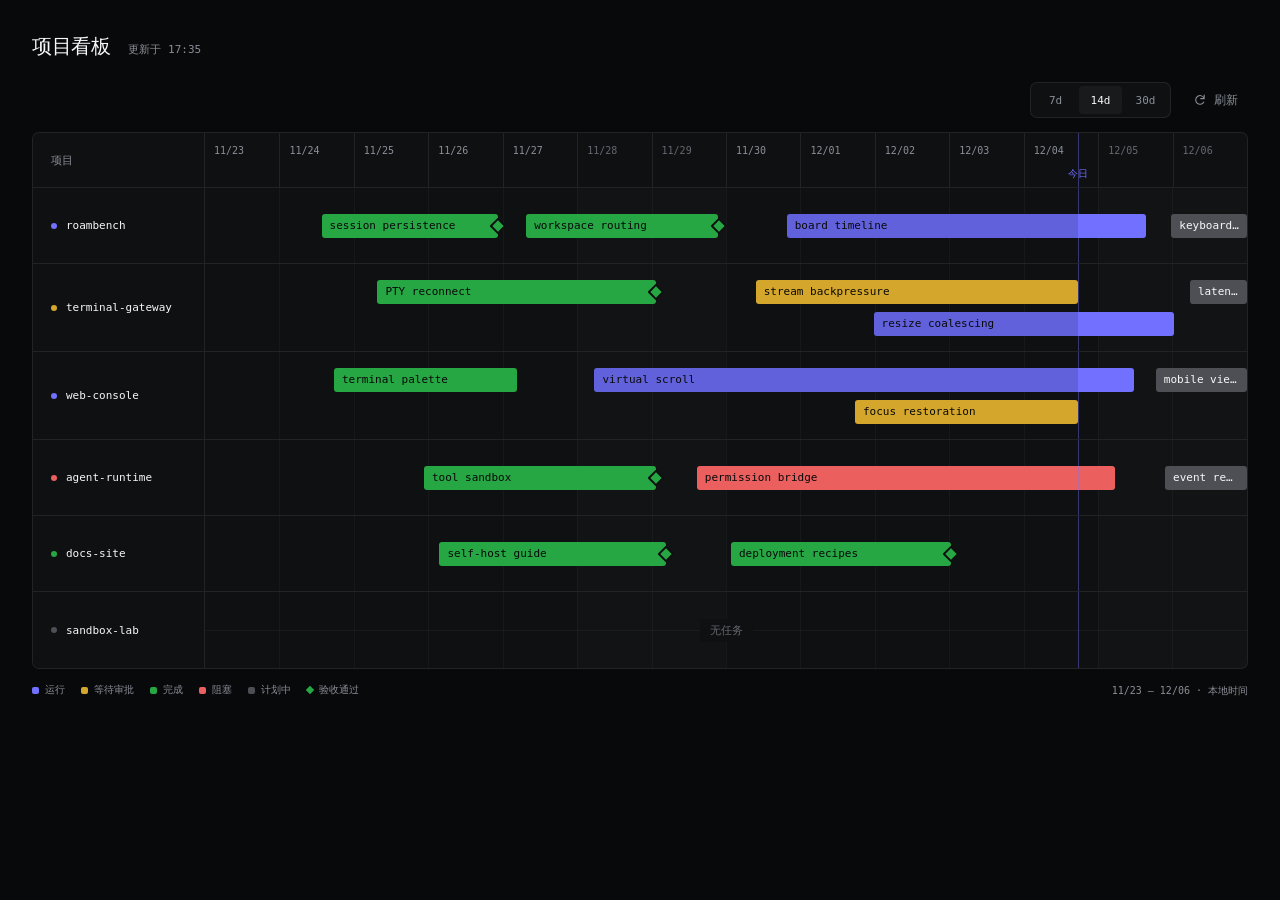
<file: design/board-gantt-prototype.html>
<!doctype html>
<html lang="zh-CN">
<head>
<meta charset="utf-8">
<meta name="viewport" content="width=device-width,initial-scale=1">
<meta name="color-scheme" content="dark">
<title>项目看板 · RoamBench</title>
<style>
@font-face{font-family:Inter;src:local("Inter Variable"),local("Inter");font-weight:400 590;font-display:swap}
@font-face{font-family:"JetBrains Mono";src:local("JetBrains Mono");font-weight:400;font-display:swap}
:root{color-scheme:dark;--bg:#08090a;--panel:#0f1011;--raised:#191a1b;--text:#f7f8f8;--muted:#8a8f98;--border:rgba(255,255,255,.08);--running:#7170ff;--review:#d4a72c;--done:#27a644;--blocked:#eb5f5f;--planned:#4d4f55;--sans:Inter,system-ui,sans-serif;--mono:"JetBrains Mono",ui-monospace,monospace;--label:172px}
*{box-sizing:border-box}
body{margin:0;background:var(--bg);color:var(--text);font-family:var(--sans);font-size:13px;font-weight:400}
button{font:inherit;color:inherit;cursor:pointer}
button:focus-visible,.viewport:focus-visible{outline:2px solid var(--running);outline-offset:3px}
main{max-width:1600px;margin:0 auto;padding:32px 32px 24px}
.heading{display:flex;align-items:baseline;gap:18px;min-width:0}
h1{margin:0;font-size:20px;line-height:28px;font-weight:510;letter-spacing:-.4px}
.updated{font-family:var(--mono);color:var(--muted);font-size:11px;white-space:nowrap}
.toolbar{display:flex;align-items:center;justify-content:flex-end;gap:12px;margin:22px 0 14px}
.ranges{display:flex;gap:2px;padding:3px;border:1px solid var(--border);border-radius:7px;background:var(--panel)}
.range{min-width:43px;height:28px;border:0;border-radius:4px;background:none;font:11px var(--mono);color:var(--muted)}
.range[aria-pressed="true"]{background:var(--raised);color:var(--text);font-weight:400}
.range:hover,.refresh:hover{color:var(--text);background:var(--raised)}
.refresh{display:flex;align-items:center;gap:7px;height:34px;padding:0 9px;border:1px solid transparent;border-radius:5px;background:none;color:var(--muted);font-size:12px}
.refresh svg{width:14px;height:14px;stroke:currentColor;fill:none;stroke-width:1.5}
.viewport{overflow:auto;isolation:isolate;border:1px solid var(--border);border-radius:7px;background:var(--panel);scrollbar-color:#36383d var(--panel);scrollbar-width:thin}
.chart{width:100%;min-width:calc(var(--label) + 980px)}
.axis,.row{display:grid;grid-template-columns:var(--label) minmax(0,1fr)}
.axis{height:55px;border-bottom:1px solid var(--border)}
.project-head,.project{position:sticky;left:0;z-index:5;background:var(--panel);border-right:1px solid var(--border)}
.project-head{display:flex;align-items:center;padding:0 18px;font-size:11px;color:var(--muted);font-weight:510}
.axis-track,.lane{position:relative;min-width:0}
.tick{position:absolute;top:0;height:100%;padding:12px 0 0 9px;border-left:1px solid var(--border);color:var(--muted);font:10px var(--mono);white-space:nowrap;overflow:hidden}
.tick:first-child{border-left:0}
.tick.weekend{color:#646971}
.today-label{position:absolute;bottom:6px;transform:translateX(-50%);color:var(--running);font:10px var(--mono);white-space:nowrap}
.row{border-bottom:1px solid var(--border)}
.row:last-child{border-bottom:0}
.project{display:flex;align-items:center;gap:9px;padding:0 18px;min-width:0}
.project-name{overflow:hidden;text-overflow:ellipsis;white-space:nowrap;font:11px var(--mono)}
.dot{width:6px;height:6px;flex-shrink:0;border-radius:50%;background:var(--status)}
.grid{position:absolute;inset:0;pointer-events:none;display:flex}
.day{height:100%;flex:1;border-left:1px solid rgba(255,255,255,.035)}
.day:first-child{border-left:0}
.day.weekend{background:rgba(255,255,255,.012)}
.rail{position:absolute;left:0;right:0;top:50%;height:1px;background:rgba(255,255,255,.04)}
.now-line{position:absolute;top:0;bottom:0;width:1px;background:rgba(113,112,255,.4);pointer-events:none;z-index:3}
.task{position:absolute;height:24px;padding:0 8px;overflow:hidden;border:0;border-radius:3px;background:var(--status);color:var(--bg);text-align:left;font:11px/24px var(--mono);white-space:nowrap;text-overflow:ellipsis;z-index:2}
.task[data-state="planned"]{color:var(--text)}
.task:hover,.task:focus-visible{z-index:4;outline:1px solid var(--text);outline-offset:2px}
.task .elapsed{position:absolute;inset:0 auto 0 0;pointer-events:none;background:rgba(8,9,10,.14)}
.task .name{position:relative}
.task.compact{padding:0}
.task.compact .name{visibility:hidden}
.milestone{position:absolute;width:12px;height:12px;padding:0;border:2px solid var(--panel);border-radius:1px;background:var(--done);transform:translate(-50%,-50%) rotate(45deg);z-index:4}
.milestone:hover,.milestone:focus-visible{outline:1px solid var(--text);outline-offset:2px}
.empty{position:absolute;inset:0;display:flex;align-items:center;justify-content:center;pointer-events:none}
.empty span{padding:4px 10px;background:var(--panel);color:#646971;font:11px var(--mono)}
.footer{display:flex;justify-content:space-between;align-items:flex-start;gap:16px;margin-top:14px;color:var(--muted);font-size:10px}
.legend{display:flex;flex-wrap:wrap;align-items:center;gap:12px 16px}
.key{display:inline-flex;align-items:center;gap:6px;white-space:nowrap}
.swatch{width:7px;height:7px;border-radius:2px;background:var(--status)}
.swatch.diamond{width:6px;height:6px;border-radius:0;transform:rotate(45deg)}
.window{font:10px/16px var(--mono);text-align:right;white-space:nowrap}
.tooltip{position:fixed;z-index:50;width:304px;max-width:calc(100vw - 24px);padding:14px;background:var(--raised);border:1px solid rgba(255,255,255,.12);border-radius:6px;pointer-events:none}
.tooltip[hidden]{display:none}
.tip-name{margin:0 0 12px;font-size:12px;line-height:18px;font-weight:590;overflow-wrap:anywhere}
.tip-state{display:flex;align-items:center;gap:7px;margin-bottom:12px;font-size:11px}
.tooltip dl{display:grid;grid-template-columns:38px minmax(0,1fr);gap:8px;margin:0;font-size:10px;line-height:15px}
.tooltip dt{color:var(--muted)}
.tooltip dd{margin:0;font-family:var(--mono);overflow-wrap:anywhere}
.sr-only{position:absolute;width:1px;height:1px;margin:-1px;overflow:hidden;clip-path:inset(50%);white-space:nowrap}
@media(min-width:1700px){main{padding-top:44px}}
@media(max-width:600px){
  :root{--label:128px}
  main{padding:22px 16px}
  .heading{gap:12px}
  h1{letter-spacing:-.3px}
  .updated{font-size:11px}
  .toolbar{margin-top:20px;margin-bottom:12px}
  .project,.project-head{padding-left:12px;padding-right:9px}
  .project-name{font-size:10px}
  .project{gap:7px}
  .footer{flex-direction:column;gap:12px}
  .window{text-align:left}
  .legend{gap:10px 14px}
}
@media(prefers-reduced-motion:no-preference){
  .range,.refresh{transition:background .12s,color .12s}
}
</style>
</head>
<body>
<main>
  <header class="heading">
    <h1>项目看板</h1>
    <time id="updated" class="updated"></time>
  </header>

  <div class="toolbar" aria-label="时间轴工具">
    <div class="ranges" role="group" aria-label="时间范围">
      <button class="range" type="button" data-days="7" aria-pressed="false">7d</button>
      <button class="range" type="button" data-days="14" aria-pressed="true">14d</button>
      <button class="range" type="button" data-days="30" aria-pressed="false">30d</button>
    </div>
    <button class="refresh" id="refresh" type="button" aria-label="刷新项目时间轴">
      <svg viewBox="0 0 20 20" aria-hidden="true">
        <path d="M16 8a6.2 6.2 0 1 0-.5 5M16 3v5h-5" stroke-linecap="round" stroke-linejoin="round"/>
      </svg>
      <span>刷新</span>
    </button>
  </div>

  <section class="viewport" id="viewport" tabindex="0"
    aria-label="项目甘特图，可横向滚动" aria-describedby="chart-help">
    <div class="chart" id="chart" role="table" aria-label="项目任务时间轴"></div>
  </section>

  <p id="chart-help" class="sr-only">
    每个项目一行，任务长度对应持续时间。同项目并行任务分轨展示。
    悬停或聚焦任务查看详情，点击或按回车打开任务。可横向滚动查看完整时间轴。
  </p>

  <footer class="footer">
    <div class="legend" aria-label="图例">
      <span class="key"><i class="swatch" style="--status:var(--running)" aria-hidden="true"></i>运行</span>
      <span class="key"><i class="swatch" style="--status:var(--review)" aria-hidden="true"></i>等待审批</span>
      <span class="key"><i class="swatch" style="--status:var(--done)" aria-hidden="true"></i>完成</span>
      <span class="key"><i class="swatch" style="--status:var(--blocked)" aria-hidden="true"></i>阻塞</span>
      <span class="key"><i class="swatch" style="--status:var(--planned)" aria-hidden="true"></i>计划中</span>
      <span class="key"><i class="swatch diamond" style="--status:var(--done)" aria-hidden="true"></i>验收通过</span>
    </div>
    <div class="window" id="window"></div>
  </footer>

  <div id="announcement" class="sr-only" role="status" aria-live="polite"></div>
</main>
<aside class="tooltip" id="tooltip" role="tooltip" hidden></aside>
<noscript>请启用 JavaScript 查看项目时间轴。</noscript>

<script>
(() => {
'use strict';

const $ = id => document.getElementById(id);
const STATES = {
  running: {label:'运行',color:'#7170ff'},
  review:  {label:'等待审批',color:'#d4a72c'},
  done:    {label:'完成',color:'#27a644'},
  blocked: {label:'阻塞',color:'#eb5f5f'},
  planned: {label:'计划中',color:'#4d4f55'}
};
const state = {
  days:14, now:new Date(), projects:[], tasks:new Map(), range:null
};
const md = new Intl.DateTimeFormat('zh-CN',{
  month:'2-digit',day:'2-digit'
});
const hm = new Intl.DateTimeFormat('zh-CN',{
  hour:'2-digit',minute:'2-digit',hour12:false
});
const full = new Intl.DateTimeFormat('sv-SE',{
  year:'numeric',month:'2-digit',day:'2-digit',
  hour:'2-digit',minute:'2-digit',hour12:false
});
const chart = $('chart');
const viewport = $('viewport');
const tip = $('tooltip');
let active = null;

// 使用本地日历计算刻度，兼容夏令时边界。
function atDay(base,offset,hour=0) {
  const value = new Date(base);
  value.setHours(0,0,0,0);
  value.setDate(value.getDate()+offset);
  value.setHours(hour,0,0,0);
  return value;
}

// 日期全部相对当前刷新时间生成。
function mock(now) {
  const ago = hours => new Date(+now + hours*3600000);
  const task = (id,name,status,start,end,branch,accepted=false) => ({
    id,name,status,start:ago(start),end:ago(end),branch,
    milestone:accepted ? ago(end) : null
  });
  return [
    {id:'roambench',name:'roambench',status:'running',tasks:[
      task('RB-104','session persistence','done',-244,-187,'feat/session-store',true),
      task('RB-108','workspace routing','done',-178,-116,'feat/workspace-route',true),
      task('RB-112','board timeline','running',-94,22,'feat/board-gantt'),
      task('RB-115','keyboard navigation','planned',30,60,'feat/board-keyboard')
    ]},
    {id:'terminal-gateway',name:'terminal-gateway',status:'review',tasks:[
      task('TG-41','PTY reconnect','done',-226,-136,'fix/pty-reconnect',true),
      task('TG-46','stream backpressure','review',-104,0,'feat/backpressure'),
      task('TG-48','resize coalescing','running',-66,31,'fix/resize-events'),
      task('TG-52','latency sampling','planned',36,64,'feat/latency-probe')
    ]},
    {id:'web-console',name:'web-console',status:'running',tasks:[
      task('WC-63','terminal palette','done',-240,-181,'ui/terminal-palette'),
      task('WC-67','virtual scroll','running',-156,18,'perf/virtual-scroll'),
      task('WC-70','focus restoration','review',-72,0,'fix/focus-restore'),
      task('WC-73','mobile viewport','planned',25,60,'fix/mobile-viewport')
    ]},
    {id:'agent-runtime',name:'agent-runtime',status:'blocked',tasks:[
      task('AR-21','tool sandbox','done',-211,-136,'feat/tool-sandbox',true),
      task('AR-24','permission bridge','blocked',-123,12,'fix/permission-bridge'),
      task('AR-28','event replay','planned',28,63,'feat/event-replay')
    ]},
    {id:'docs-site',name:'docs-site',status:'done',tasks:[
      task('DS-18','self-host guide','done',-206,-133,'docs/self-host',true),
      task('DS-20','deployment recipes','done',-112,-41,'docs/deploy-recipes',true)
    ]},
    {id:'sandbox-lab',name:'sandbox-lab',status:'planned',tasks:[]}
  ];
}

function make(tag,cls,text) {
  const el = document.createElement(tag);
  if(cls) el.className = cls;
  if(text !== undefined) el.textContent = text;
  return el;
}

function getRange() {
  // 保留未来三天，以展示计划任务。
  const start = atDay(state.now,-(state.days-3));
  const end = atDay(start,state.days);
  const dates = Array.from(
    {length:state.days+1},(_,i)=>atDay(start,i)
  );
  return {start,end,dates};
}

function pct(time) {
  return (+time - +state.range.start) /
    (+state.range.end - +state.range.start)*100;
}

function position(el,time) {
  el.style.left = pct(time)+'%';
}

function grid() {
  const el = make('div','grid');
  el.setAttribute('aria-hidden','true');
  for(let i=0;i<state.days;i++) {
    const weekend = [0,6].includes(state.range.dates[i].getDay());
    const day = make('div','day'+(weekend?' weekend':''));
    day.style.flex = '0 0 '+
      (pct(state.range.dates[i+1])-pct(state.range.dates[i]))+'%';
    el.append(day);
  }
  return el;
}

function nowLine() {
  const line = make('div','now-line');
  position(line,state.now);
  line.setAttribute('aria-hidden','true');
  return line;
}

// 并行任务在同一项目行内分轨。
// 末端保留 12px 间距，避免验收菱形与相邻任务重叠。
function pack(tasks,plotWidth) {
  const ends = [];
  const gap = (+state.range.end - +state.range.start)*12/plotWidth;
  return [...tasks].sort((a,b)=>a.start-b.start).map(task=>{
    let track = ends.findIndex(end=>+task.start >= end+gap);
    if(track<0) track = ends.length;
    ends[track] = +task.end;
    return {task,track};
  });
}

function render() {
  hideTip();
  state.range = getRange();
  state.tasks.clear();
  chart.replaceChildren();

  const head = make('div','axis');
  head.setAttribute('role','row');
  const projectHead = make('div','project-head','项目');
  projectHead.setAttribute('role','columnheader');

  const axis = make('div','axis-track');
  axis.setAttribute('role','columnheader');
  axis.setAttribute('aria-label','时间');

  const step = state.days === 30 ? 3 : 1;
  for(let i=0;i<state.days;i+=step) {
    const date = state.range.dates[i];
    const weekend = [0,6].includes(date.getDay());
    const tick = make(
      'div','tick'+(weekend?' weekend':''),md.format(date)
    );
    position(tick,date);
    tick.style.width = (
      pct(state.range.dates[Math.min(i+step,state.days)])-pct(date)
    )+'%';
    axis.append(tick);
  }

  const today = make('span','today-label','今日');
  position(today,state.now);
  axis.append(nowLine(),today);
  head.append(projectHead,axis);
  chart.append(head);

  const labelWidth = parseFloat(
    getComputedStyle(document.documentElement)
      .getPropertyValue('--label')
  );
  const plotWidth = Math.max(980,viewport.clientWidth-labelWidth);

  for(const project of state.projects) {
    const visible = project.tasks.filter(
      t=>t.end>state.range.start && t.start<state.range.end
    );
    const packed = pack(visible,plotWidth);
    const tracks = packed.length
      ? Math.max(...packed.map(t=>t.track))+1 : 1;
    const height = Math.max(76,tracks*32+24);

    const row = make('div','row');
    row.style.height = height+'px';
    row.setAttribute('role','row');

    const label = make('div','project');
    label.setAttribute('role','rowheader');
    label.setAttribute(
      'aria-label',project.name+' · '+STATES[project.status].label
    );

    const dot = make('i','dot');
    dot.style.setProperty('--status',STATES[project.status].color);
    dot.setAttribute('aria-hidden','true');
    label.append(dot,make('span','project-name',project.name));

    const lane = make('div','lane');
    lane.setAttribute('role','cell');
    lane.append(grid());

    if(!packed.length) {
      lane.append(make('div','rail'));
      const empty = make('div','empty');
      empty.append(make(
        'span','',project.tasks.length ? '本时段无任务' : '无任务'
      ));
      lane.append(empty);
    }

    for(const {task,track} of packed) {
      state.tasks.set(task.id,{
        ...task,project:project.name,projectId:project.id
      });

      const start = Math.max(+task.start,+state.range.start);
      const end = Math.min(+task.end,+state.range.end);
      const left = pct(start);
      const width = pct(end)-left;
      const top = (height-tracks*32)/2 + track*32 + 4;

      const bar = make('button','task');
      bar.type = 'button';
      bar.dataset.task = task.id;
      bar.dataset.state = task.status;
      bar.style.setProperty('--status',STATES[task.status].color);
      bar.style.left = left+'%';
      bar.style.width = width+'%';
      bar.style.top = top+'px';

      if(width/100*plotWidth < 32) bar.classList.add('compact');

      bar.setAttribute('aria-label',
        task.id+' '+task.name+'，'+STATES[task.status].label+
        '，'+full.format(task.start)+' 至 '+full.format(task.end)+
        '，分支 '+task.branch
      );

      if(task.status==='running') {
        const elapsed = make('span','elapsed');
        elapsed.style.width = Math.max(
          0,Math.min(100,(+state.now-start)/(end-start)*100)
        )+'%';
        bar.append(elapsed);
      }

      bar.append(make('span','name',task.name));
      lane.append(bar);

      if(task.milestone &&
        task.milestone>=state.range.start &&
        task.milestone<state.range.end) {
        const diamond = make('button','milestone');
        diamond.type = 'button';
        diamond.dataset.task = task.id;
        diamond.dataset.milestone = 'true';
        position(diamond,task.milestone);
        diamond.style.top = (top+12)+'px';
        diamond.setAttribute('aria-label',
          task.name+'，验收通过，'+full.format(task.milestone)
        );
        lane.append(diamond);
      }
    }

    lane.append(nowLine());
    row.append(label,lane);
    chart.append(row);
  }

  const last = atDay(state.range.end,-1);
  $('window').textContent =
    md.format(state.range.start)+' – '+md.format(last)+' · 本地时间';
  $('updated').textContent = '更新于 '+hm.format(state.now);
  $('updated').dateTime = state.now.toISOString();

  document.querySelectorAll('[data-days]').forEach(button=>{
    button.setAttribute(
      'aria-pressed',String(Number(button.dataset.days)===state.days)
    );
  });
}

function hideTip() {
  if(active) active.removeAttribute('aria-describedby');
  active = null;
  tip.hidden = true;
}

function locateTip(anchor) {
  const rect = anchor.getBoundingClientRect();
  const margin = 12;
  const width = tip.offsetWidth;
  const height = tip.offsetHeight;
  const left = Math.max(
    margin,Math.min(rect.left,innerWidth-width-margin)
  );

  let top = rect.bottom+10;
  if(top+height>innerHeight-margin) top = rect.top-height-10;

  tip.style.left = left+'px';
  tip.style.top = Math.max(
    margin,Math.min(top,innerHeight-height-margin)
  )+'px';
}

function showTip(anchor) {
  const task = state.tasks.get(anchor.dataset.task);
  if(!task) return;

  hideTip();
  active = anchor;
  tip.replaceChildren();
  tip.append(make('h2','tip-name',task.name));

  const status = make('div','tip-state');
  const dot = make('i','dot');
  dot.style.setProperty('--status',STATES[task.status].color);
  const isMilestone = anchor.dataset.milestone === 'true';

  status.append(dot,make(
    'span','',isMilestone?'验收通过':STATES[task.status].label
  ));
  tip.append(status);

  const details = make('dl');
  const fields = [
    ['编号',task.id],
    ['开始',full.format(task.start)],
    ['结束',full.format(task.end)],
    ['分支',task.branch]
  ];
  if(isMilestone) fields.push(['验收',full.format(task.milestone)]);

  for(const [key,value] of fields) {
    details.append(make('dt','',key),make('dd','',value));
  }

  tip.append(details);
  anchor.setAttribute('aria-describedby','tooltip');
  tip.hidden = false;
  locateTip(anchor);
}

function target(event) {
  return event.target.closest('[data-task]');
}

chart.addEventListener('pointerover',event=>{
  if(event.pointerType==='touch') return;
  const anchor = target(event);
  if(anchor && anchor !== active) showTip(anchor);
});

chart.addEventListener('pointerout',event=>{
  const anchor = target(event);
  if(anchor && !anchor.contains(event.relatedTarget) &&
    document.activeElement!==anchor) hideTip();
});

chart.addEventListener('focusin',event=>{
  const anchor = target(event);
  if(anchor) showTip(anchor);
});

chart.addEventListener('focusout',hideTip);

chart.addEventListener('click',event=>{
  const anchor = target(event);
  if(!anchor) return;
  showTip(anchor);
  const task = state.tasks.get(anchor.dataset.task);

  console.log('[RoamBench] openTask',{
    projectId:task.projectId,taskId:task.id
  });

  $('announcement').textContent =
    '打开任务 '+task.id+'：'+task.name+'（原型已记录到控制台）';
});

document.addEventListener('keydown',event=>{
  if(event.key==='Escape') hideTip();
});

document.addEventListener('pointerdown',event=>{
  if(!event.target.closest('[data-task]')) hideTip();
});

viewport.addEventListener('scroll',hideTip,{passive:true});
window.addEventListener('scroll',hideTip,{passive:true});

document.querySelector('.ranges').addEventListener('click',event=>{
  const button = event.target.closest('[data-days]');
  if(!button || Number(button.dataset.days)===state.days) return;
  state.days = Number(button.dataset.days);
  render();
  $('announcement').textContent =
    '已切换为 '+state.days+' 天时间轴';
});

function refresh() {
  state.now = new Date();
  state.projects = mock(state.now);
  render();
}

$('refresh').addEventListener('click',()=>{
  refresh();
  $('announcement').textContent = '时间轴已刷新，'+hm.format(state.now);
});

let resizeFrame = 0;
new ResizeObserver(()=>{
  cancelAnimationFrame(resizeFrame);
  resizeFrame = requestAnimationFrame(render);
}).observe(viewport);

refresh();

setInterval(()=>{
  const now = new Date();
  const crossedDay = now.toDateString()!==state.now.toDateString();
  state.now = now;

  if(crossedDay) {
    state.projects = mock(now);
    render();
  } else {
    document.querySelectorAll('.now-line,.today-label')
      .forEach(el=>position(el,now));

    document.querySelectorAll('.task[data-state="running"]')
      .forEach(bar=>{
        const task = state.tasks.get(bar.dataset.task);
        const start = Math.max(+task.start,+state.range.start);
        const end = Math.min(+task.end,+state.range.end);
        bar.querySelector('.elapsed').style.width = Math.max(
          0,Math.min(100,(+now-start)/(end-start)*100)
        )+'%';
      });
  }
},60000);
})();
</script>
</body>
</html>
</file>
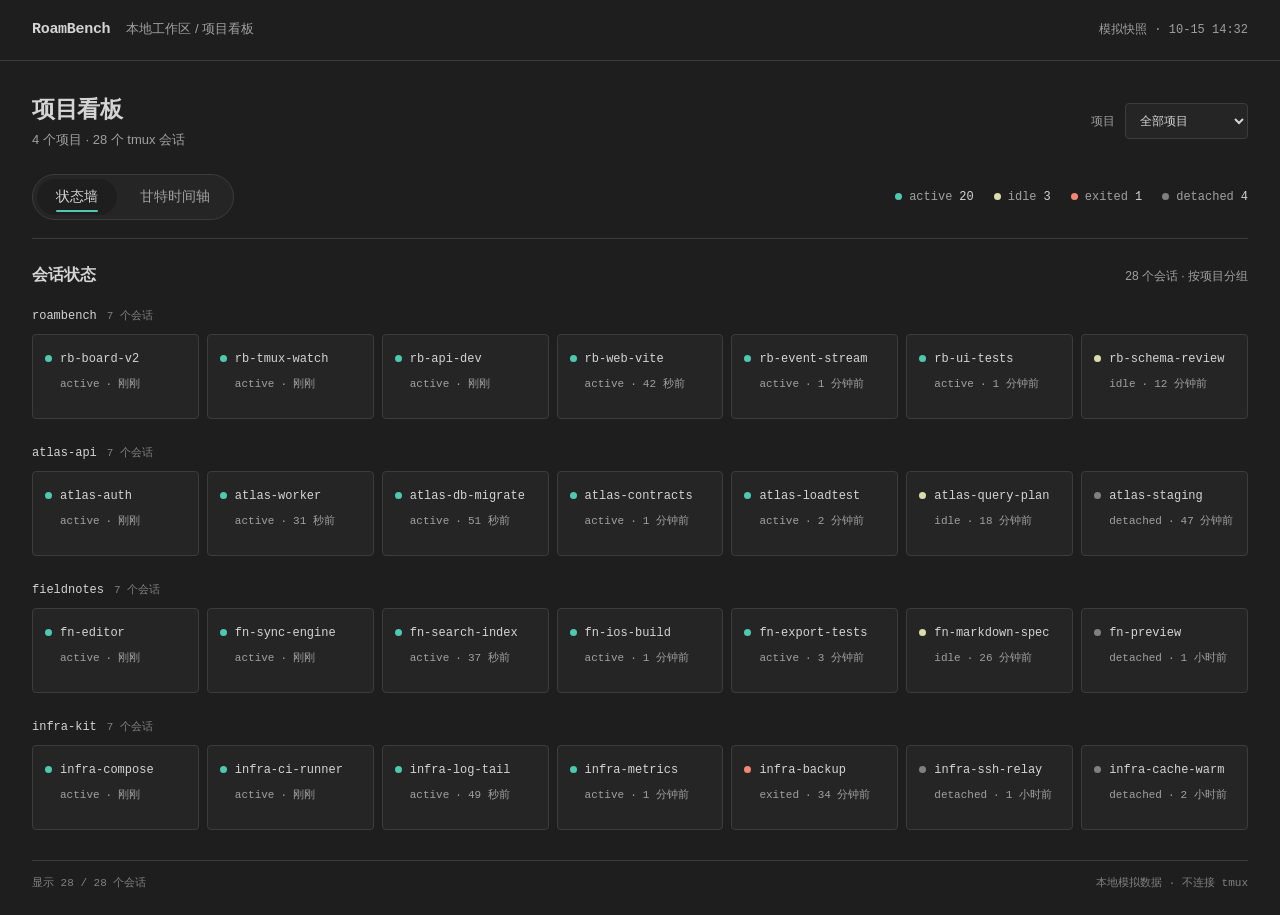
<file: design/board-v2-prototype.html>
<!DOCTYPE html>
<html lang="zh-CN">
<head>
  <meta charset="UTF-8">
  <meta name="viewport" content="width=device-width, initial-scale=1">
  <meta name="color-scheme" content="dark">
  <title>RoamBench · 项目看板 v2</title>
  <!-- 当前环境无法读取 v1 文件，且本轮上下文没有其源码；以下甘特为重建版本，不能保证与 v1 原样一致。 -->
  <style>
    :root {
      --bg: #1e1e1e;
      --surface: #252526;
      --text: #d4d4d4;
      --accent: #4ec9b0;
      --border: #3c3c3c;
      --muted: #a0a0a0;
      --subtle: #808080;
      --hover: #2d2d2e;
      --active: #4ec9b0;
      --idle: #dcdcaa;
      --exited: #f48771;
      --detached: #808080;
      --mono: "SFMono-Regular", Consolas, "Liberation Mono", monospace;
      --sans: -apple-system, BlinkMacSystemFont, "Segoe UI",
              "PingFang SC", "Microsoft YaHei", sans-serif;
    }

    * {
      box-sizing: border-box;
    }

    html {
      background: var(--bg);
    }

    body {
      margin: 0;
      color: var(--text);
      background: var(--bg);
      font: 14px/1.5 var(--sans);
      -webkit-font-smoothing: antialiased;
    }

    button,
    select {
      font: inherit;
    }

    button {
      color: inherit;
    }

    button:focus-visible,
    select:focus-visible,
    [tabindex="0"]:focus-visible {
      outline: 2px solid var(--text);
      outline-offset: 4px;
    }

    [hidden] {
      display: none !important;
    }

    .sr-only {
      position: absolute;
      width: 1px;
      height: 1px;
      padding: 0;
      margin: -1px;
      overflow: hidden;
      clip-path: inset(50%);
      white-space: nowrap;
      border: 0;
    }

    .app-header {
      border-bottom: 1px solid var(--border);
    }

    .header-inner {
      max-width: 1600px;
      min-height: 60px;
      margin: 0 auto;
      padding: 0 32px;
      display: flex;
      align-items: center;
      justify-content: space-between;
      gap: 24px;
    }

    .brand {
      display: flex;
      align-items: baseline;
      gap: 16px;
      min-width: 0;
    }

    .brand-name {
      font: 600 15px/1.5 var(--mono);
      letter-spacing: -0.3px;
    }

    .brand-location {
      color: var(--muted);
      font-size: 13px;
    }

    .snapshot {
      color: var(--muted);
      font: 12px/1.5 var(--mono);
      white-space: nowrap;
    }

    main {
      max-width: 1600px;
      margin: 0 auto;
      padding: 32px 32px 24px;
    }

    .page-heading {
      display: flex;
      align-items: center;
      justify-content: space-between;
      flex-wrap: wrap;
      gap: 16px;
      margin-bottom: 24px;
    }

    h1 {
      margin: 0;
      font-size: 23px;
      line-height: 1.4;
      font-weight: 600;
      letter-spacing: -0.4px;
    }

    .page-meta {
      margin: 5px 0 0;
      color: var(--muted);
      font-size: 13px;
    }

    .project-filter {
      display: flex;
      align-items: center;
      gap: 10px;
      color: var(--muted);
      font-size: 12px;
    }

    select {
      max-width: 100%;
      min-height: 36px;
      padding: 6px 30px 6px 10px;
      border: 1px solid var(--border);
      border-radius: 4px;
      color: var(--text);
      background: var(--surface);
      cursor: pointer;
    }

    .view-toolbar {
      display: flex;
      align-items: center;
      justify-content: space-between;
      flex-wrap: wrap;
      gap: 16px;
      padding-bottom: 18px;
      border-bottom: 1px solid var(--border);
    }

    .view-tabs {
      display: inline-flex;
      align-items: center;
      gap: 4px;
      padding: 4px;
      border: 1px solid var(--border);
      border-radius: 999px;
      background: var(--surface);
    }

    .view-tab {
      position: relative;
      min-height: 36px;
      padding: 7px 19px;
      border: 0;
      border-radius: 999px;
      color: var(--muted);
      background: transparent;
      cursor: pointer;
      white-space: nowrap;
    }

    .view-tab:hover {
      color: var(--text);
      background: var(--hover);
    }

    .view-tab[aria-selected="true"] {
      color: var(--text);
      background: var(--bg);
    }

    .view-tab[aria-selected="true"]::after {
      content: "";
      position: absolute;
      right: 19px;
      bottom: 3px;
      left: 19px;
      height: 2px;
      border-radius: 1px;
      background: var(--accent);
    }

    .legend {
      display: flex;
      align-items: center;
      flex-wrap: wrap;
      gap: 8px 20px;
      margin: 0;
      padding: 0;
      list-style: none;
      font: 12px/1.5 var(--mono);
    }

    .legend li {
      display: inline-flex;
      align-items: center;
      gap: 7px;
      color: var(--muted);
      white-space: nowrap;
    }

    .legend-count {
      min-width: 1ch;
      color: var(--text);
      font-variant-numeric: tabular-nums;
    }

    .status-dot {
      display: inline-block;
      flex: 0 0 7px;
      width: 7px;
      height: 7px;
      border-radius: 50%;
      background: var(--detached);
    }

    .status-dot[data-status="active"] {
      background: var(--active);
    }

    .status-dot[data-status="idle"] {
      background: var(--idle);
    }

    .status-dot[data-status="exited"] {
      background: var(--exited);
    }

    .status-dot[data-status="detached"] {
      background: var(--detached);
    }

    .panel-heading {
      display: flex;
      align-items: baseline;
      justify-content: space-between;
      flex-wrap: wrap;
      gap: 8px 20px;
      margin: 24px 0 20px;
    }

    h2 {
      margin: 0;
      font-size: 16px;
      line-height: 1.5;
      font-weight: 600;
    }

    .panel-note {
      margin: 0;
      color: var(--muted);
      font-size: 12px;
    }

    .project-group + .project-group {
      margin-top: 25px;
    }

    .project-heading {
      display: flex;
      align-items: baseline;
      gap: 10px;
      margin-bottom: 9px;
    }

    h3 {
      margin: 0;
      font: 500 12px/1.5 var(--mono);
    }

    .project-count {
      color: var(--subtle);
      font: 11px/1.5 var(--mono);
    }

    .session-grid {
      display: grid;
      grid-template-columns: repeat(7, minmax(0, 1fr));
      gap: 8px;
      margin: 0;
      padding: 0;
      list-style: none;
    }

    .session-cell {
      min-width: 0;
      min-height: 85px;
      padding: 15px 12px;
      border: 1px solid var(--border);
      border-radius: 4px;
      background: var(--surface);
    }

    .session-name-row {
      display: flex;
      align-items: flex-start;
      gap: 8px;
    }

    .session-name-row .status-dot {
      margin-top: 5px;
    }

    .session-name {
      min-width: 0;
      margin: 0;
      color: var(--text);
      font: 500 12px/1.5 var(--mono);
      overflow-wrap: anywhere;
    }

    .session-meta {
      display: flex;
      flex-wrap: wrap;
      gap: 4px 6px;
      margin: 8px 0 0 15px;
      color: var(--muted);
      font: 11px/1.5 var(--mono);
    }

    .session-meta time {
      white-space: nowrap;
    }

    .gantt-scroll {
      max-width: 100%;
      overflow-x: auto;
      border: 1px solid var(--border);
      border-radius: 4px;
      scrollbar-color: var(--border) var(--bg);
    }

    .gantt-table {
      width: 100%;
      min-width: 990px;
      border-spacing: 0;
      table-layout: fixed;
      font: 12px/1.5 var(--mono);
    }

    .gantt-name-column {
      width: 190px;
    }

    .gantt-table th,
    .gantt-table td {
      padding: 0;
      text-align: left;
      font-weight: 400;
    }

    .gantt-table thead th {
      height: 43px;
      border-bottom: 1px solid var(--border);
      background: var(--surface);
      color: var(--muted);
    }

    .gantt-table .gantt-label {
      position: sticky;
      left: 0;
      z-index: 2;
      padding: 0 14px;
      border-right: 1px solid var(--border);
      background: var(--surface);
    }

    .gantt-table thead .gantt-label {
      z-index: 3;
    }

    .time-axis {
      position: relative;
      height: 42px;
      margin: 0 16px;
    }

    .time-axis span {
      position: absolute;
      top: 12px;
      left: var(--tick);
      transform: translateX(-50%);
      color: var(--muted);
      font-size: 11px;
      white-space: nowrap;
    }

    .time-axis span:first-child {
      transform: none;
    }

    .time-axis span:last-child {
      transform: translateX(-100%);
    }

    .gantt-project th {
      height: 34px;
      padding: 0 14px;
      border-bottom: 1px solid var(--border);
      background: var(--bg);
      color: var(--muted);
    }

    .gantt-session-row th,
    .gantt-session-row td {
      height: 37px;
      border-bottom: 1px solid var(--border);
    }

    .gantt-table tbody:last-child .gantt-session-row:last-child th,
    .gantt-table tbody:last-child .gantt-session-row:last-child td {
      border-bottom: 0;
    }

    .gantt-name {
      display: flex;
      align-items: center;
      gap: 8px;
      white-space: nowrap;
    }

    .timeline-track {
      position: relative;
      height: 36px;
      margin: 0 16px;
      background-image: repeating-linear-gradient(
        to right,
        var(--border) 0,
        var(--border) 1px,
        transparent 1px,
        transparent 12.5%
      );
    }

    .timeline-track::after {
      content: "";
      position: absolute;
      z-index: 1;
      top: 0;
      bottom: 0;
      left: 69.166667%;
      width: 1px;
      background: var(--text);
      opacity: 0.55;
      pointer-events: none;
    }

    .time-axis::after {
      content: "";
      position: absolute;
      bottom: 0;
      left: 69.166667%;
      width: 1px;
      height: 8px;
      background: var(--text);
    }

    .timeline-bar {
      position: absolute;
      top: 11px;
      left: var(--start);
      width: var(--duration);
      height: 14px;
      border-radius: 2px;
      background: var(--detached);
    }

    .timeline-bar[data-status="active"] {
      background: var(--active);
    }

    .timeline-bar[data-status="idle"] {
      background: var(--idle);
    }

    .timeline-bar[data-status="exited"] {
      background: var(--exited);
    }

    .timeline-bar[data-status="detached"] {
      border: 1px dashed var(--muted);
      background: transparent;
    }

    .timeline-bar[data-status="active"]::after {
      content: "";
      position: absolute;
      top: 4px;
      right: 4px;
      width: 6px;
      height: 6px;
      border-radius: 50%;
      background: var(--bg);
    }

    .gantt-footnote {
      display: flex;
      justify-content: space-between;
      flex-wrap: wrap;
      gap: 8px 16px;
      margin-top: 10px;
      color: var(--muted);
      font-size: 11px;
    }

    .gantt-footnote p {
      margin: 0;
    }

    .page-footer {
      display: flex;
      align-items: center;
      justify-content: space-between;
      flex-wrap: wrap;
      gap: 8px 16px;
      margin-top: 30px;
      padding-top: 14px;
      border-top: 1px solid var(--border);
      color: var(--subtle);
      font: 11px/1.5 var(--mono);
    }

    .page-footer p {
      margin: 0;
    }

    .empty-message {
      color: var(--muted);
    }

    @media (max-width: 1199px) {
      .session-grid {
        grid-template-columns: repeat(4, minmax(0, 1fr));
      }
    }

    @media (max-width: 700px) {
      .header-inner {
        padding-right: 20px;
        padding-left: 20px;
      }

      .brand {
        gap: 10px;
      }

      .brand-location {
        display: none;
      }

      main {
        padding: 24px 20px 20px;
      }

      .view-toolbar {
        align-items: flex-start;
      }

      .legend {
        width: 100%;
        gap: 8px 16px;
      }

      .session-grid {
        grid-template-columns: repeat(3, minmax(0, 1fr));
      }
    }

    @media (max-width: 480px) {
      .header-inner {
        min-height: 52px;
        padding-right: 16px;
        padding-left: 16px;
        gap: 12px;
      }

      .brand-name {
        font-size: 14px;
      }

      .snapshot {
        font-size: 10px;
      }

      main {
        padding: 22px 16px 20px;
      }

      h1 {
        font-size: 21px;
      }

      .page-heading {
        margin-bottom: 20px;
      }

      .project-filter {
        width: 100%;
        justify-content: space-between;
      }

      .project-filter select {
        min-width: 156px;
      }

      .view-tabs {
        width: 100%;
      }

      .view-tab {
        flex: 1;
        padding-right: 16px;
        padding-left: 16px;
      }

      .legend {
        justify-content: space-between;
        gap: 8px;
        font-size: 10px;
      }

      .legend li {
        gap: 5px;
      }

      .panel-heading {
        margin-top: 20px;
        margin-bottom: 18px;
      }

      .session-grid {
        grid-template-columns: repeat(2, minmax(0, 1fr));
      }

      .session-cell {
        min-height: 88px;
        padding: 13px 10px;
      }

      .session-name {
        font-size: 11px;
      }

      .session-meta {
        gap: 3px 5px;
        font-size: 10px;
      }

      .project-group + .project-group {
        margin-top: 22px;
      }
    }
  </style>
</head>
<body>
  <header class="app-header">
    <div class="header-inner">
      <div class="brand">
        <span class="brand-name">RoamBench</span>
        <span class="brand-location">本地工作区 / 项目看板</span>
      </div>
      <div class="snapshot">
        模拟快照 · <time datetime="2026-10-15T14:32:00+08:00">10-15 14:32</time>
      </div>
    </div>
  </header>

  <main>
    <div class="page-heading">
      <div>
        <h1>项目看板</h1>
        <p class="page-meta">4 个项目 · 28 个 tmux 会话</p>
      </div>
      <label class="project-filter">
        <span>项目</span>
        <select id="project-filter" aria-label="筛选项目">
          <option value="all">全部项目</option>
          <option value="roambench">roambench</option>
          <option value="atlas-api">atlas-api</option>
          <option value="fieldnotes">fieldnotes</option>
          <option value="infra-kit">infra-kit</option>
        </select>
      </label>
    </div>

    <div class="view-toolbar">
      <div class="view-tabs" role="tablist" aria-label="看板视图">
        <button
          class="view-tab"
          id="tab-wall"
          type="button"
          role="tab"
          aria-selected="true"
          aria-controls="panel-wall"
          tabindex="0"
        >状态墙</button>
        <button
          class="view-tab"
          id="tab-gantt"
          type="button"
          role="tab"
          aria-selected="false"
          aria-controls="panel-gantt"
          tabindex="-1"
        >甘特时间轴</button>
      </div>

      <ul class="legend" aria-label="当前筛选下的会话状态统计">
        <li>
          <span class="status-dot" data-status="active" aria-hidden="true"></span>
          <span>active</span>
          <span class="legend-count" id="count-active">20</span>
        </li>
        <li>
          <span class="status-dot" data-status="idle" aria-hidden="true"></span>
          <span>idle</span>
          <span class="legend-count" id="count-idle">3</span>
        </li>
        <li>
          <span class="status-dot" data-status="exited" aria-hidden="true"></span>
          <span>exited</span>
          <span class="legend-count" id="count-exited">1</span>
        </li>
        <li>
          <span class="status-dot" data-status="detached" aria-hidden="true"></span>
          <span>detached</span>
          <span class="legend-count" id="count-detached">4</span>
        </li>
      </ul>
    </div>

    <section
      id="panel-wall"
      role="tabpanel"
      aria-labelledby="tab-wall"
      tabindex="0"
    >
      <div class="panel-heading">
        <h2>会话状态</h2>
        <p class="panel-note" id="wall-note">28 个会话 · 按项目分组</p>
      </div>
      <div id="session-wall"></div>
    </section>

    <section
      id="panel-gantt"
      role="tabpanel"
      aria-labelledby="tab-gantt"
      tabindex="0"
      hidden
    >
      <div class="panel-heading">
        <h2>会话时间轴</h2>
        <p class="panel-note">
          <time datetime="2026-10-15">2026-10-15</time> · 09:00–17:00 · UTC+8
        </p>
      </div>

      <div
        class="gantt-scroll"
        role="region"
        aria-label="会话甘特图，可横向滚动"
        tabindex="0"
      >
        <table class="gantt-table">
          <caption class="sr-only">
            28 个模拟会话在 2026 年 10 月 15 日的运行时间。
            当前快照为 14:32，细竖线表示快照时间。
          </caption>
          <colgroup>
            <col class="gantt-name-column">
            <col>
          </colgroup>
          <thead>
            <tr>
              <th scope="col" class="gantt-label">会话</th>
              <th scope="col">
                <span class="sr-only">运行时间，09:00 至 17:00</span>
                <div class="time-axis" aria-hidden="true">
                  <span style="--tick: 0%">09:00</span>
                  <span style="--tick: 12.5%">10:00</span>
                  <span style="--tick: 25%">11:00</span>
                  <span style="--tick: 37.5%">12:00</span>
                  <span style="--tick: 50%">13:00</span>
                  <span style="--tick: 62.5%">14:00</span>
                  <span style="--tick: 75%">15:00</span>
                  <span style="--tick: 87.5%">16:00</span>
                  <span style="--tick: 100%">17:00</span>
                </div>
              </th>
            </tr>
          </thead>
        </table>
      </div>

      <div class="gantt-footnote">
        <p>细竖线：14:32 快照时间 · 虚线条：detached</p>
        <p>窄屏可在图表内横向滚动</p>
      </div>
    </section>

    <p id="filter-announcement" class="sr-only" role="status" aria-live="polite"></p>

    <footer class="page-footer">
      <p id="footer-count">显示 28 / 28 个会话</p>
      <p>本地模拟数据 · 不连接 tmux</p>
    </footer>

    <noscript>
      <p class="empty-message">此原型需要 JavaScript 来显示会话数据与切换视图。</p>
    </noscript>
  </main>

  <script>
    (() => {
      "use strict";

      const SNAPSHOT = new Date("2026-10-15T14:32:00+08:00");
      const WINDOW_START = 9 * 60;
      const WINDOW_DURATION = 8 * 60;
      const SNAPSHOT_MINUTE = 14 * 60 + 32;

      const projects = [
        { id: "roambench", name: "roambench" },
        { id: "atlas-api", name: "atlas-api" },
        { id: "fieldnotes", name: "fieldnotes" },
        { id: "infra-kit", name: "infra-kit" }
      ];

      // 四组各 7 个会话；总计 20 active / 3 idle / 1 exited / 4 detached。
      // start / end 为当天分钟数；age 为距离快照的最近活动秒数。
      const sessions = [
        {
          project: "roambench", name: "rb-board-v2",
          status: "active", age: 8, start: 9 * 60 + 12
        },
        {
          project: "roambench", name: "rb-tmux-watch",
          status: "active", age: 16, start: 9 * 60
        },
        {
          project: "roambench", name: "rb-api-dev",
          status: "active", age: 24, start: 9 * 60 + 28
        },
        {
          project: "roambench", name: "rb-web-vite",
          status: "active", age: 42, start: 10 * 60 + 5
        },
        {
          project: "roambench", name: "rb-event-stream",
          status: "active", age: 68, start: 10 * 60 + 42
        },
        {
          project: "roambench", name: "rb-ui-tests",
          status: "active", age: 95, start: 13 * 60 + 18
        },
        {
          project: "roambench", name: "rb-schema-review",
          status: "idle", age: 12 * 60, start: 11 * 60 + 10
        },

        {
          project: "atlas-api", name: "atlas-auth",
          status: "active", age: 11, start: 9 * 60 + 20
        },
        {
          project: "atlas-api", name: "atlas-worker",
          status: "active", age: 31, start: 9 * 60 + 42
        },
        {
          project: "atlas-api", name: "atlas-db-migrate",
          status: "active", age: 51, start: 13 * 60 + 40
        },
        {
          project: "atlas-api", name: "atlas-contracts",
          status: "active", age: 83, start: 10 * 60 + 15
        },
        {
          project: "atlas-api", name: "atlas-loadtest",
          status: "active", age: 2 * 60, start: 14 * 60
        },
        {
          project: "atlas-api", name: "atlas-query-plan",
          status: "idle", age: 18 * 60, start: 11 * 60 + 32
        },
        {
          project: "atlas-api", name: "atlas-staging",
          status: "detached", age: 47 * 60, start: 9 * 60 + 8,
          end: 13 * 60 + 45
        },

        {
          project: "fieldnotes", name: "fn-editor",
          status: "active", age: 5, start: 9 * 60 + 35
        },
        {
          project: "fieldnotes", name: "fn-sync-engine",
          status: "active", age: 19, start: 9 * 60 + 52
        },
        {
          project: "fieldnotes", name: "fn-search-index",
          status: "active", age: 37, start: 10 * 60 + 28
        },
        {
          project: "fieldnotes", name: "fn-ios-build",
          status: "active", age: 72, start: 13 * 60 + 52
        },
        {
          project: "fieldnotes", name: "fn-export-tests",
          status: "active", age: 3 * 60, start: 14 * 60 + 6
        },
        {
          project: "fieldnotes", name: "fn-markdown-spec",
          status: "idle", age: 26 * 60, start: 11 * 60 + 45
        },
        {
          project: "fieldnotes", name: "fn-preview",
          status: "detached", age: 62 * 60, start: 10 * 60 + 4,
          end: 13 * 60 + 30
        },

        {
          project: "infra-kit", name: "infra-compose",
          status: "active", age: 14, start: 9 * 60
        },
        {
          project: "infra-kit", name: "infra-ci-runner",
          status: "active", age: 28, start: 9 * 60 + 18
        },
        {
          project: "infra-kit", name: "infra-log-tail",
          status: "active", age: 49, start: 10 * 60 + 12
        },
        {
          project: "infra-kit", name: "infra-metrics",
          status: "active", age: 110, start: 11 * 60 + 8
        },
        {
          project: "infra-kit", name: "infra-backup",
          status: "exited", age: 34 * 60, start: 12 * 60 + 48,
          end: 13 * 60 + 58
        },
        {
          project: "infra-kit", name: "infra-ssh-relay",
          status: "detached", age: 90 * 60, start: 9 * 60 + 30,
          end: 13 * 60 + 2
        },
        {
          project: "infra-kit", name: "infra-cache-warm",
          status: "detached", age: 2 * 60 * 60, start: 10 * 60 + 20,
          end: 12 * 60 + 32
        }
      ];

      const statusLabels = {
        active: "运行中",
        idle: "空闲",
        exited: "已退出",
        detached: "已分离"
      };

      const wall = document.getElementById("session-wall");
      const gantt = document.querySelector(".gantt-table");
      const filter = document.getElementById("project-filter");
      const tabs = Array.from(document.querySelectorAll('[role="tab"]'));

      function makeElement(tag, className, text) {
        const element = document.createElement(tag);
        if (className) element.className = className;
        if (text !== undefined) element.textContent = text;
        return element;
      }

      function statusDot(status) {
        const dot = makeElement("span", "status-dot");
        dot.dataset.status = status;
        dot.setAttribute("aria-hidden", "true");
        return dot;
      }

      function relativeTime(seconds) {
        if (seconds < 30) return "刚刚";
        if (seconds < 60) return seconds + " 秒前";
        if (seconds < 3600) return Math.floor(seconds / 60) + " 分钟前";
        return Math.floor(seconds / 3600) + " 小时前";
      }

      function clockTime(minutes) {
        return String(Math.floor(minutes / 60)).padStart(2, "0") +
          ":" + String(minutes % 60).padStart(2, "0");
      }

      function activityDate(session) {
        return new Date(SNAPSHOT.getTime() - session.age * 1000);
      }

      function fullActivityTime(session) {
        const local = new Date(activityDate(session).getTime() + 8 * 3600000);
        return local.toISOString().slice(0, 19).replace("T", " ") + " UTC+8";
      }

      function makeSessionCell(session) {
        const cell = makeElement("li", "session-cell");
        cell.dataset.status = session.status;

        const nameRow = makeElement("div", "session-name-row");
        nameRow.append(
          statusDot(session.status),
          makeElement("p", "session-name", session.name)
        );

        const meta = makeElement("p", "session-meta");
        const state = makeElement("span", "", session.status);
        state.title = statusLabels[session.status];

        const separator = makeElement("span", "", "·");
        separator.setAttribute("aria-hidden", "true");

        const time = makeElement("time", "", relativeTime(session.age));
        time.dateTime = activityDate(session).toISOString();
        time.title = "最近活动：" + fullActivityTime(session);

        const prefix = makeElement("span", "sr-only", "最近活动：");
        meta.append(state, separator, prefix, time);
        cell.append(nameRow, meta);
        return cell;
      }

      function renderWall(visible) {
        const fragment = document.createDocumentFragment();

        projects.forEach(project => {
          const groupSessions = visible.filter(s => s.project === project.id);
          if (!groupSessions.length) return;

          const section = makeElement("section", "project-group");
          const headingId = "project-" + project.id;
          section.setAttribute("aria-labelledby", headingId);

          const heading = makeElement("div", "project-heading");
          const title = makeElement("h3", "", project.name);
          title.id = headingId;
          heading.append(
            title,
            makeElement("span", "project-count", groupSessions.length + " 个会话")
          );

          const list = makeElement("ul", "session-grid");
          groupSessions.forEach(session => list.append(makeSessionCell(session)));
          section.append(heading, list);
          fragment.append(section);
        });

        wall.replaceChildren(fragment);
      }

      function makeGanttRow(session) {
        const row = makeElement("tr", "gantt-session-row");
        const nameCell = makeElement("th", "gantt-label");
        nameCell.scope = "row";

        const name = makeElement("span", "gantt-name");
        name.append(statusDot(session.status), document.createTextNode(session.name));
        nameCell.append(name);

        const timeCell = makeElement("td");
        const track = makeElement("div", "timeline-track");
        const bar = makeElement("span", "timeline-bar");
        const end = session.end ?? SNAPSHOT_MINUTE;

        bar.dataset.status = session.status;
        bar.style.setProperty(
          "--start",
          ((session.start - WINDOW_START) / WINDOW_DURATION * 100) + "%"
        );
        bar.style.setProperty(
          "--duration",
          ((end - session.start) / WINDOW_DURATION * 100) + "%"
        );

        const period = clockTime(session.start) + "–" + clockTime(end);
        const detail = session.name + "，" + statusLabels[session.status] +
          "，时间段 " + period +
          (session.status === "active" ? "，截至当前快照仍在运行" : "");

        bar.title = detail;
        bar.setAttribute("aria-hidden", "true");
        track.append(bar);
        timeCell.append(makeElement("span", "sr-only", detail), track);
        row.append(nameCell, timeCell);
        return row;
      }

      function renderGantt(visible) {
        gantt.querySelectorAll("tbody").forEach(body => body.remove());

        const fragment = document.createDocumentFragment();

        projects.forEach(project => {
          const groupSessions = visible.filter(s => s.project === project.id);
          if (!groupSessions.length) return;

          const body = document.createElement("tbody");
          body.setAttribute("aria-label", project.name);

          const projectRow = makeElement("tr", "gantt-project");
          const projectHeading = makeElement(
            "th", "", project.name + " · " + groupSessions.length + " 个会话"
          );
          projectHeading.colSpan = 2;
          projectHeading.scope = "rowgroup";
          projectRow.append(projectHeading);
          body.append(projectRow);

          groupSessions.forEach(session => body.append(makeGanttRow(session)));
          fragment.append(body);
        });

        gantt.append(fragment);

        const caption = gantt.querySelector("caption");
        caption.textContent = visible.length +
          " 个模拟会话在 2026 年 10 月 15 日的运行时间。" +
          "当前快照为 14:32，细竖线表示快照时间。";
      }

      function render() {
        const visible = sessions.filter(session =>
          filter.value === "all" || session.project === filter.value
        );

        renderWall(visible);
        renderGantt(visible);

        Object.keys(statusLabels).forEach(status => {
          document.getElementById("count-" + status).textContent =
            visible.filter(session => session.status === status).length;
        });

        document.getElementById("wall-note").textContent =
          visible.length + " 个会话 · 按项目分组";

        document.getElementById("footer-count").textContent =
          "显示 " + visible.length + " / " + sessions.length + " 个会话";
      }

      function selectTab(selected, moveFocus) {
        tabs.forEach(tab => {
          const isSelected = tab === selected;
          tab.setAttribute("aria-selected", String(isSelected));
          tab.tabIndex = isSelected ? 0 : -1;
          document.getElementById(tab.getAttribute("aria-controls")).hidden =
            !isSelected;
        });

        if (moveFocus) selected.focus();
      }

      tabs.forEach((tab, index) => {
        tab.addEventListener("click", () => selectTab(tab, false));

        tab.addEventListener("keydown", event => {
          let next;
          if (event.key === "ArrowRight") next = (index + 1) % tabs.length;
          if (event.key === "ArrowLeft") next = (index - 1 + tabs.length) % tabs.length;
          if (event.key === "Home") next = 0;
          if (event.key === "End") next = tabs.length - 1;
          if (next === undefined) return;
          event.preventDefault();
          selectTab(tabs[next], true);
        });
      });

      filter.addEventListener("change", () => {
        render();
        const label = filter.options[filter.selectedIndex].textContent;
        document.getElementById("filter-announcement").textContent =
          label + "，" + document.getElementById("footer-count").textContent;
      });

      const expectedCounts = { active: 20, idle: 3, exited: 1, detached: 4 };
      const validData =
        sessions.length === 28 &&
        new Set(sessions.map(session => session.name)).size === 28 &&
        projects.length === 4 &&
        projects.every(project =>
          sessions.filter(session => session.project === project.id).length === 7
        ) &&
        Object.entries(expectedCounts).every(([status, count]) =>
          sessions.filter(session => session.status === status).length === count
        );

      if (!validData) {
        throw new Error("模拟数据校验失败：请检查项目、会话名称与状态数量。");
      }

      render();
    })();
  </script>
</body>
</html>
</file>
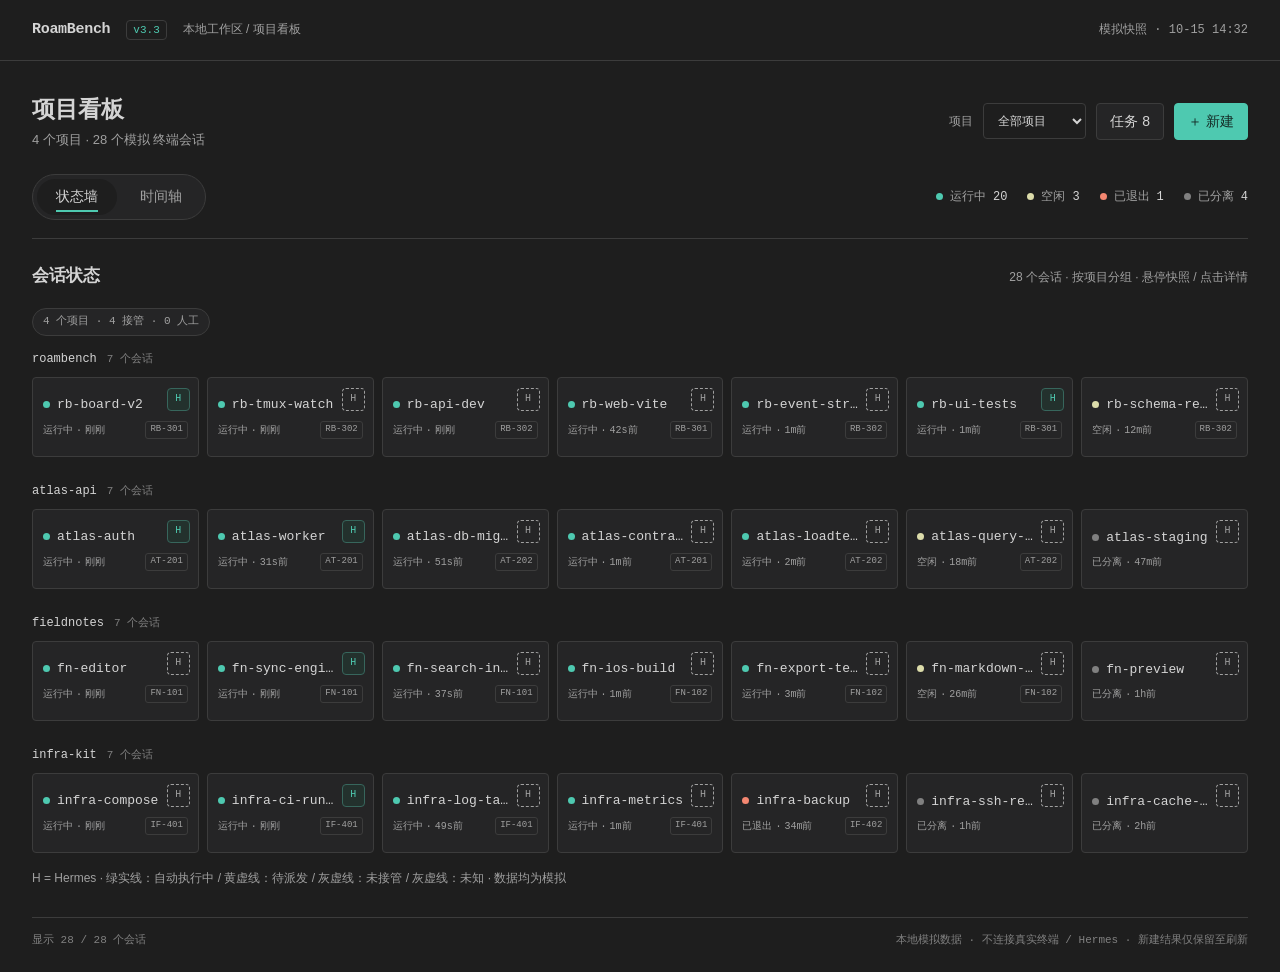
<file: design/board-v3-prototype.html>
<!DOCTYPE html>
<html lang="zh-CN">
<head>
  <meta charset="UTF-8">
  <meta name="viewport" content="width=device-width, initial-scale=1">
  <meta name="color-scheme" content="dark">
  <title>RoamBench · 项目看板 v3.3</title>
  <style>
    :root {
      --bg: #1e1e1e;
      --surface: #252526;
      --text: #d4d4d4;
      --accent: #4ec9b0;
      --border: #3c3c3c;
      --muted: #a0a0a0;
      --subtle: #808080;
      --hover: #2d2d2e;
      --active: #4ec9b0;
      --idle: #dcdcaa;
      --exited: #f48771;
      --detached: #808080;
      --mono: "SFMono-Regular", Consolas, "Liberation Mono", monospace;
      --sans: -apple-system, BlinkMacSystemFont, "Segoe UI",
        "PingFang SC", "Microsoft YaHei", sans-serif;
    }

    * { box-sizing: border-box; }
    html, body { background: var(--bg); }
    body {
      margin: 0;
      color: var(--text);
      font: 14px/1.5 var(--sans);
      -webkit-font-smoothing: antialiased;
    }
    button, select, input, textarea { font: inherit; color: var(--text); }
    button { cursor: pointer; }
    button:disabled { cursor: not-allowed; opacity: .45; }
    button:focus-visible, select:focus-visible, input:focus-visible,
    textarea:focus-visible, [tabindex="0"]:focus-visible, a:focus-visible {
      outline: 2px solid var(--accent);
      outline-offset: 3px;
    }
    [hidden] { display: none !important; }
    .sr-only {
      position: absolute;
      width: 1px;
      height: 1px;
      padding: 0;
      margin: -1px;
      overflow: hidden;
      clip-path: inset(50%);
      white-space: nowrap;
      border: 0;
    }
    .app-header { border-bottom: 1px solid var(--border); }
    .header-inner {
      max-width: 1600px;
      min-height: 60px;
      margin: auto;
      padding: 0 32px;
      display: flex;
      align-items: center;
      justify-content: space-between;
      gap: 24px;
    }
    .brand { display: flex; align-items: baseline; gap: 16px; }
    .brand-name { font: 600 15px/1.5 var(--mono); letter-spacing: -.3px; }
    .brand-location, .snapshot { color: var(--muted); font-size: 12px; }
    .snapshot { font-family: var(--mono); white-space: nowrap; }
    .version {
      padding: 1px 6px;
      border: 1px solid var(--border);
      border-radius: 4px;
      color: var(--accent);
      font: 11px/1.5 var(--mono);
    }
    main { max-width: 1600px; margin: auto; padding: 32px 32px 24px; }
    h1 { margin: 0; font-size: 23px; line-height: 1.4; font-weight: 600; }
    h2 { margin: 0; font-size: 17px; font-weight: 600; }
    h3 { margin: 0; font-size: 14px; font-weight: 600; }
    p { overflow-wrap: anywhere; }
    .page-heading, .view-toolbar, .panel-heading, .page-footer {
      display: flex;
      align-items: center;
      justify-content: space-between;
      flex-wrap: wrap;
      gap: 16px;
    }
    .page-heading { margin-bottom: 24px; }
    .page-meta { margin: 5px 0 0; color: var(--muted); font-size: 13px; }
    .heading-actions, .project-filter, .actions, .inline {
      display: flex;
      align-items: center;
      flex-wrap: wrap;
      gap: 10px;
    }
    .project-filter { color: var(--muted); font-size: 12px; }
    select, input:not([type="radio"]):not([type="checkbox"]), textarea {
      max-width: 100%;
      min-height: 36px;
      padding: 7px 10px;
      border: 1px solid var(--border);
      border-radius: 4px;
      background: var(--bg);
    }
    select { cursor: pointer; }
    textarea { width: 100%; min-height: 90px; resize: vertical; }
    input[type="checkbox"], input[type="radio"] { accent-color: var(--accent); }
    .btn {
      min-height: 36px;
      padding: 7px 13px;
      border: 1px solid var(--border);
      border-radius: 4px;
      color: var(--text);
      background: var(--surface);
    }
    .btn:hover { background: var(--hover); }
    .btn.primary { color: #152b26; border-color: var(--accent); background: var(--accent); }
    .btn.primary:hover { background: #6bd6c0; }
    .btn.small { min-height: 30px; padding: 4px 9px; font-size: 12px; }
    .link-button {
      border: 0;
      padding: 0;
      color: var(--accent);
      background: transparent;
      text-align: left;
      text-decoration: underline;
      text-underline-offset: 3px;
      overflow-wrap: anywhere;
    }
    .view-toolbar { padding-bottom: 18px; border-bottom: 1px solid var(--border); }
    .view-tabs {
      display: inline-flex;
      gap: 4px;
      padding: 4px;
      border: 1px solid var(--border);
      border-radius: 999px;
      background: var(--surface);
    }
    .view-tab {
      position: relative;
      min-height: 36px;
      padding: 7px 19px;
      border: 0;
      border-radius: 999px;
      color: var(--muted);
      background: transparent;
      white-space: nowrap;
    }
    .view-tab:hover { color: var(--text); background: var(--hover); }
    .view-tab[aria-selected="true"] { color: var(--text); background: var(--bg); }
    .view-tab[aria-selected="true"]::after {
      content: "";
      position: absolute;
      right: 19px;
      bottom: 3px;
      left: 19px;
      height: 2px;
      background: var(--accent);
    }
    .legend {
      display: flex;
      flex-wrap: wrap;
      gap: 8px 20px;
      margin: 0;
      padding: 0;
      list-style: none;
      font: 12px/1.5 var(--mono);
    }
    .legend li { display: inline-flex; align-items: center; gap: 7px; color: var(--muted); }
    .legend-count { color: var(--text); font-variant-numeric: tabular-nums; }
    .status-dot {
      display: inline-block;
      flex: 0 0 7px;
      width: 7px;
      height: 7px;
      border-radius: 50%;
      background: var(--detached);
    }
    .status-dot[data-status="active"] { background: var(--active); }
    .status-dot[data-status="idle"] { background: var(--idle); }
    .status-dot[data-status="exited"] { background: var(--exited); }
    .status-dot[data-status="detached"] { background: var(--detached); }
    .panel-heading { align-items: baseline; margin: 24px 0 20px; }
    .panel-note, .muted { color: var(--muted); }
    .panel-note { margin: 0; font-size: 12px; }
    .project-group + .project-group { margin-top: 25px; }
    .project-heading { display: flex; align-items: baseline; gap: 10px; margin-bottom: 9px; }
    .project-heading h3 { font: 500 12px/1.5 var(--mono); overflow-wrap: anywhere; }
    .project-count { color: var(--subtle); font: 11px/1.5 var(--mono); }
    .session-grid {
      display: grid;
      grid-template-columns: repeat(7, minmax(0, 1fr));
      gap: 8px;
      margin: 0;
      padding: 0;
      list-style: none;
    }
    .session-cell {
      position: relative;
      min-width: 0;
      border: 1px solid var(--border);
      border-radius: 4px;
      background: var(--surface);
    }
    .session-cell:hover, .session-cell:focus-within { border-color: var(--muted); }
    .session-open {
      display: block;
      width: 100%;
      min-height: 78px;
      border: 0;
      border-radius: 3px;
      padding: 13px 10px;
      color: var(--text);
      background: transparent;
      text-align: left;
    }
    .session-open:hover { background: var(--hover); }
    .session-name-row {
      display: flex;
      align-items: center;
      gap: 7px;
      margin-right: 27px;
      min-width: 0;
    }
    .session-name {
      display: block;
      min-width: 0;
      overflow: hidden;
      text-overflow: ellipsis;
      white-space: nowrap;
      font: 500 13px/1.5 var(--mono);
    }
    .session-meta {
      display: flex;
      align-items: center;
      justify-content: space-between;
      gap: 4px;
      min-width: 0;
      margin-top: 7px;
      color: var(--muted);
      font: 10px/1.5 var(--mono);
    }
    .session-state-time {
      display: inline-flex;
      align-items: center;
      gap: 3px;
      white-space: nowrap;
    }
    .task-mini {
      flex: 0 0 auto;
      padding: 1px 4px;
      max-width: 48%;
      overflow: hidden;
      text-overflow: ellipsis;
      border: 1px solid var(--border);
      border-radius: 3px;
      color: var(--muted);
      font: 9px/1.5 var(--mono);
      white-space: nowrap;
    }
    .hermes-badge, .pill {
      display: inline-flex;
      align-items: center;
      gap: 5px;
      padding: 2px 6px;
      border: 1px solid var(--border);
      border-radius: 4px;
      color: var(--muted);
      background: transparent;
      font: 10px/1.6 var(--mono);
      white-space: nowrap;
    }
    .hermes-badge {
      position: absolute;
      top: 10px;
      right: 8px;
      justify-content: center;
      width: 23px;
      height: 23px;
      padding: 0;
      font-size: 10px;
    }
    .hermes-badge[data-mode="managed"], .pill.accent {
      color: var(--accent);
      border-color: #37665c;
      background: #23312d;
    }
    .hermes-badge[data-mode="queued"] { color: var(--idle); border-style: dashed; }
    .hermes-badge[data-mode="unknown"] { border-style: dashed; }
    .hermes-badge:hover { background: var(--hover); }
    .pill.wrap { white-space: normal; overflow-wrap: anywhere; }

    .hover-card {
      position: fixed;
      z-index: 20;
      top: 8px;
      left: 8px;
      width: 320px;
      max-width: calc(100vw - 16px);
      max-height: calc(100dvh - 16px);
      overflow: hidden;
      padding: 11px 12px;
      border: 1px solid var(--border);
      border-radius: 5px;
      color: var(--text);
      background: var(--surface);
      box-shadow: 0 8px 28px #0007;
      pointer-events: none;
      font-size: 12px;
    }
    .hover-head { display: flex; align-items: baseline; gap: 7px; }
    .hover-head .status-dot { align-self: center; }
    .hover-name {
      flex: 1;
      min-width: 0;
      overflow-wrap: anywhere;
      font: 500 12px/1.5 var(--mono);
    }
    .hover-age { flex: 0 0 auto; color: var(--muted); font: 10px/1.5 var(--mono); }
    .hover-task { margin: 6px 0; color: var(--muted); }
    .hover-evidence {
      margin: 0;
      overflow: hidden;
      text-overflow: ellipsis;
      white-space: nowrap;
      font: 11px/1.6 var(--mono);
    }
    .hover-updated { margin: 6px 0 0; color: var(--subtle); font: 10px/1.5 var(--mono); }

    .gantt-scroll {
      max-width: 100%;
      overflow-x: auto;
      border: 1px solid var(--border);
      border-radius: 4px;
      scrollbar-color: var(--border) var(--bg);
    }
    .gantt-table {
      width: 100%;
      min-width: 990px;
      border-spacing: 0;
      table-layout: fixed;
      font: 12px/1.5 var(--mono);
    }
    .gantt-name-column { width: 220px; }
    .gantt-table th, .gantt-table td { padding: 0; text-align: left; font-weight: 400; }
    .gantt-table thead th {
      height: 43px;
      border-bottom: 1px solid var(--border);
      background: var(--surface);
      color: var(--muted);
    }
    .gantt-table .gantt-label {
      position: sticky;
      left: 0;
      z-index: 2;
      padding: 0 14px;
      border-right: 1px solid var(--border);
      background: var(--surface);
    }
    .gantt-table thead .gantt-label { z-index: 3; }
    .time-axis { position: relative; height: 42px; margin: 0 16px; }
    .time-axis span {
      position: absolute;
      top: 12px;
      left: var(--tick);
      transform: translateX(-50%);
      font-size: 11px;
      white-space: nowrap;
    }
    .time-axis span:first-child { transform: none; }
    .time-axis span:last-child { transform: translateX(-100%); }
    .gantt-project th {
      height: 34px;
      padding: 0 14px;
      border-bottom: 1px solid var(--border);
      background: var(--bg);
      color: var(--muted);
    }
    .gantt-session-row th, .gantt-session-row td {
      height: 37px;
      border-bottom: 1px solid var(--border);
    }
    .gantt-table tbody:last-child .gantt-session-row:last-child th,
    .gantt-table tbody:last-child .gantt-session-row:last-child td { border-bottom: 0; }
    .gantt-name {
      display: flex;
      align-items: center;
      gap: 8px;
      width: 100%;
      min-height: 36px;
      padding: 0;
      border: 0;
      background: transparent;
      color: var(--text);
      font: inherit;
      text-align: left;
    }
    .gantt-name:hover { color: var(--accent); }
    .timeline-track {
      position: relative;
      height: 36px;
      margin: 0 16px;
      background-image: repeating-linear-gradient(
        to right, var(--border) 0, var(--border) 1px,
        transparent 1px, transparent 12.5%
      );
    }
    .timeline-track::after, .time-axis::after {
      content: "";
      position: absolute;
      left: 69.166667%;
      width: 1px;
      background: var(--text);
      pointer-events: none;
    }
    .timeline-track::after { z-index: 1; top: 0; bottom: 0; opacity: .55; }
    .time-axis::after { bottom: 0; height: 8px; }
    .timeline-bar {
      position: absolute;
      top: 11px;
      left: var(--start);
      width: var(--duration);
      min-width: 2px;
      height: 14px;
      border-radius: 2px;
      background: var(--detached);
    }
    .timeline-bar[data-status="active"] { background: var(--active); }
    .timeline-bar[data-status="idle"] { background: var(--idle); }
    .timeline-bar[data-status="exited"] { background: var(--exited); }
    .timeline-bar[data-status="detached"] { border: 1px dashed var(--muted); background: transparent; }
    .timeline-bar[data-status="active"]::after {
      content: "";
      position: absolute;
      top: 4px;
      right: 4px;
      width: 6px;
      height: 6px;
      border-radius: 50%;
      background: var(--bg);
    }
    /* v3.5：时间范围日历 */
    .range-wrap { position: relative; }
    .range-btn {
      display: inline-flex;
      align-items: center;
      gap: 7px;
      padding: 3px 10px;
      border: 1px solid var(--border);
      border-radius: 4px;
      color: var(--muted);
      background: var(--surface);
      font: 11px/1.6 var(--mono);
    }
    .range-btn:hover { color: var(--text); border-color: var(--muted); }
    .range-btn .caret { color: var(--accent); }
    .range-pop {
      position: absolute;
      z-index: 30;
      top: calc(100% + 6px);
      right: 0;
      width: 300px;
      max-width: calc(100vw - 24px);
      padding: 14px;
      border: 1px solid var(--border);
      border-radius: 6px;
      background: var(--surface);
      box-shadow: 0 10px 34px #0009;
    }
    .range-presets {
      display: flex;
      flex-wrap: wrap;
      gap: 6px;
      margin: 0 0 12px;
      padding: 0;
      list-style: none;
    }
    .range-presets .pill { cursor: pointer; }
    .range-presets .pill[aria-pressed="true"] {
      color: var(--accent);
      border-color: #37665c;
      background: #23312d;
    }
    .cal-head {
      display: flex;
      align-items: center;
      justify-content: space-between;
      margin-bottom: 8px;
    }
    .cal-head .cal-title { font: 500 12px/1.5 var(--mono); color: var(--text); }
    .cal-nav {
      display: flex;
      gap: 4px;
    }
    .cal-nav button {
      min-width: 26px;
      padding: 2px 6px;
      border: 1px solid var(--border);
      border-radius: 3px;
      color: var(--muted);
      background: var(--bg);
    }
    .cal-nav button:hover { color: var(--text); }
    .cal-grid {
      display: grid;
      grid-template-columns: repeat(7, 1fr);
      gap: 2px;
    }
    .cal-grid .dow {
      text-align: center;
      color: var(--subtle);
      font: 9px/1.8 var(--mono);
    }
    .cal-day {
      min-height: 28px;
      padding: 0;
      border: 1px solid transparent;
      border-radius: 3px;
      color: var(--text);
      background: transparent;
      font: 11px/28px var(--mono);
    }
    .cal-day:hover { background: var(--hover); }
    .cal-day.other { color: var(--subtle); opacity: .5; }
    .cal-day.today { border-color: var(--accent); }
    .cal-day.in-range { background: #23312d; }
    .cal-day.edge {
      color: var(--text);
      background: var(--accent);
    }
    .cal-day.edge::after {
      content: "";
      display: block;
      height: 2px;
      margin-top: -2px;
    }
    .range-foot {
      display: flex;
      align-items: center;
      justify-content: space-between;
      gap: 8px;
      margin-top: 10px;
    }
    .range-foot .range-hint {
      color: var(--muted);
      font: 10px/1.5 var(--mono);
    }
    .gantt-footnote {
      display: flex;
      justify-content: space-between;
      flex-wrap: wrap;
      gap: 8px 16px;
      margin-top: 10px;
      color: var(--muted);
      font-size: 11px;
    }
    .gantt-footnote p, .page-footer p { margin: 0; }
    .page-footer {
      margin-top: 30px;
      padding-top: 14px;
      border-top: 1px solid var(--border);
      color: var(--subtle);
      font: 11px/1.5 var(--mono);
    }
    .empty-message {
      padding: 22px;
      border: 1px dashed var(--border);
      border-radius: 4px;
      color: var(--muted);
    }

    dialog {
      color: var(--text);
      background: var(--bg);
      border: 1px solid var(--border);
      padding: 0;
      max-width: calc(100vw - 32px);
      max-height: calc(100dvh - 32px);
      border-radius: 8px;
      box-shadow: 0 20px 70px #0008;
      overflow: auto;
      overscroll-behavior: contain;
    }
    dialog::backdrop { background: #0009; }
    .detail-dialog { width: 840px; }
    .drawer {
      position: fixed;
      inset: 0 0 0 auto;
      margin: 0;
      width: 860px;
      height: 100dvh;
      max-height: 100dvh;
      max-width: 100vw;
      border-radius: 0;
      border-width: 0 0 0 1px;
    }
    .create-dialog { width: 760px; }
    .dialog-header, .dialog-footer {
      display: flex;
      align-items: center;
      justify-content: space-between;
      gap: 16px;
      padding: 18px 22px;
      background: var(--surface);
    }
    .dialog-header {
      position: sticky;
      top: 0;
      z-index: 4;
      border-bottom: 1px solid var(--border);
    }
    .dialog-header > div { min-width: 0; }
    .dialog-header h2 { overflow-wrap: anywhere; }
    .dialog-header p { margin: 4px 0 0; color: var(--muted); font-size: 12px; }
    .dialog-footer { border-top: 1px solid var(--border); flex-wrap: wrap; }
    .dialog-body { padding: 22px; }
    .close-button { flex: 0 0 auto; }
    .detail-summary { display: flex; flex-wrap: wrap; gap: 8px; margin-bottom: 16px; }
    .detail-columns { display: grid; grid-template-columns: 1.15fr 1fr; gap: 16px; }
    .detail-columns.single { grid-template-columns: 1fr; }
    .info-card {
      min-width: 0;
      margin-bottom: 16px;
      padding: 16px;
      border: 1px solid var(--border);
      border-radius: 5px;
      background: var(--surface);
    }
    .info-card h3 { margin-bottom: 8px; }
    .info-card p { margin: 8px 0; }
    .info-card > :last-child { margin-bottom: 0; }
    .card-heading { display: flex; align-items: center; flex-wrap: wrap; gap: 8px; }
    .card-heading h3 { margin-bottom: 0; }
    .association-row { display: flex; align-items: center; flex-wrap: wrap; gap: 8px; }
    .evidence-card { border-top: 2px solid var(--accent); }
    .report-card { border-top: 2px solid var(--idle); }
    .source-note { color: var(--muted); font-size: 11px; }
    .source-badge {
      display: inline-flex;
      align-items: center;
      padding: 1px 4px;
      border: 1px solid var(--border);
      border-radius: 3px;
      color: var(--muted);
      font: 9px/1.5 var(--mono);
      white-space: nowrap;
    }
    .source-badge[data-source="自述"] { color: var(--idle); }
    .source-badge[data-source="输出"] { color: var(--accent); }
    .evidence-list { margin: 10px 0 0; padding: 0; list-style: none; }
    .evidence-list li + li { margin-top: 12px; padding-top: 10px; border-top: 1px solid var(--border); }
    .evidence-heading { display: flex; align-items: center; gap: 7px; }
    .evidence-heading strong { font-size: 12px; font-weight: 500; }
    .evidence-value {
      margin: 6px 0;
      padding: 8px;
      border-radius: 3px;
      background: var(--bg);
      font: 11px/1.6 var(--mono);
      white-space: pre-wrap;
      overflow-wrap: anywhere;
    }
    blockquote {
      margin: 12px 0;
      padding: 4px 0 4px 12px;
      border-left: 2px solid var(--idle);
      color: #dfdfc3;
      white-space: pre-wrap;
      overflow-wrap: anywhere;
    }
    dl { margin: 12px 0 0; }
    .definition-row {
      display: grid;
      grid-template-columns: 100px minmax(0, 1fr);
      gap: 12px;
      padding: 7px 0;
    }
    dt { color: var(--muted); }
    dd { min-width: 0; margin: 0; overflow-wrap: anywhere; }
    .pre-line { white-space: pre-wrap; font: 12px/1.6 var(--mono); }
    .notice {
      margin: 0 0 16px;
      padding: 10px 12px;
      border-left: 2px solid var(--accent);
      background: var(--surface);
      color: var(--muted);
      font-size: 12px;
    }
    .task-toolbar { display: flex; flex-wrap: wrap; gap: 12px; margin-bottom: 18px; }
    .task-toolbar label { display: flex; align-items: center; gap: 8px; color: var(--muted); font-size: 12px; }
    .task-layout { display: grid; grid-template-columns: 260px minmax(0, 1fr); gap: 18px; }
    .task-list { margin: 0; padding: 0; list-style: none; }
    .task-list li + li { margin-top: 8px; }
    .task-item {
      display: block;
      width: 100%;
      padding: 12px;
      border: 1px solid var(--border);
      border-radius: 4px;
      background: var(--surface);
      text-align: left;
    }
    .task-item:hover { background: var(--hover); }
    .task-item[aria-pressed="true"] { border-color: var(--accent); }
    .task-item strong { display: block; margin: 5px 0 0; font-weight: 500; overflow-wrap: anywhere; }
    .task-item small { color: var(--muted); overflow-wrap: anywhere; }
    .task-item-meta { display: flex; justify-content: space-between; align-items: center; gap: 7px; }
    .task-item-meta .pill { flex: 0 0 auto; }
    .task-session-list { margin: 10px 0 0; padding: 0; list-style: none; }
    .task-session-list li { display: flex; align-items: center; flex-wrap: wrap; gap: 7px; margin: 8px 0; }

    .steps { display: flex; gap: 8px; margin: 0 0 20px; padding: 0; list-style: none; }
    .steps li {
      flex: 1;
      padding-bottom: 8px;
      border-bottom: 2px solid var(--border);
      color: var(--muted);
      font-size: 12px;
    }
    .steps li[aria-current="step"] { border-color: var(--accent); color: var(--text); }
    fieldset { min-width: 0; margin: 0; padding: 0; border: 0; }
    legend { margin-bottom: 12px; font-size: 15px; font-weight: 600; }
    .path-row {
      display: flex;
      align-items: stretch;
      gap: 6px;
    }
    .path-row input { flex: 1; min-width: 0; }
    .path-pick {
      flex: 0 0 auto;
      display: inline-flex;
      align-items: center;
      justify-content: center;
      width: 38px;
      padding: 0;
      border: 1px solid var(--border);
      border-radius: 4px;
      color: var(--muted);
      background: var(--surface);
    }
    .path-pick:hover { color: var(--accent); border-color: var(--muted); }
    .fs-dialog { width: 420px; }
    .fs-crumb {
      display: flex;
      flex-wrap: wrap;
      align-items: center;
      gap: 2px;
      margin: 0 0 10px;
      padding: 8px 10px;
      border: 1px solid var(--border);
      border-radius: 4px;
      background: var(--bg);
      font: 11px/1.6 var(--mono);
    }
    .fs-crumb button {
      border: 0;
      padding: 1px 3px;
      color: var(--accent);
      background: transparent;
      font: inherit;
    }
    .fs-crumb button:hover { text-decoration: underline; }
    .fs-crumb .sep { color: var(--subtle); }
    .fs-list {
      margin: 0;
      padding: 0;
      max-height: 220px;
      overflow-y: auto;
      border: 1px solid var(--border);
      border-radius: 4px;
      list-style: none;
    }
    .fs-list li + li { border-top: 1px solid var(--border); }
    .fs-item {
      display: flex;
      align-items: center;
      gap: 8px;
      width: 100%;
      padding: 8px 10px;
      border: 0;
      color: var(--text);
      background: transparent;
      font: 12px/1.5 var(--mono);
      text-align: left;
    }
    .fs-item:hover { background: var(--hover); }
    .fs-item .ficon { flex: 0 0 auto; color: var(--folder); }
    .fs-empty { padding: 18px; color: var(--muted); font: 12px/1.6 var(--mono); }
    .entry-options { display: flex; flex-wrap: wrap; gap: 12px 24px; margin-bottom: 16px; }
    .entry-option { display: inline-flex; align-items: center; gap: 7px; cursor: pointer; }
    .entry-option input { margin: 0; }
    .field { display: grid; gap: 6px; margin-bottom: 16px; }
    .field > span { font-size: 12px; }
    .field small { color: var(--muted); font-size: 11px; }
    .field input, .field select { width: 100%; min-width: 0; }
    .field textarea.mono { font-family: var(--mono); font-size: 12px; }
    .form-error { margin: 12px 0 0; color: var(--exited); }
    .draft-card {
      padding: 16px;
      border: 1px solid var(--border);
      border-top: 2px solid var(--accent);
      border-radius: 5px;
      background: var(--surface);
    }
    .draft-card h3 { margin-bottom: 6px; }
    .draft-card dl { margin: 0 0 18px; }
    .auto-option {
      display: flex;
      align-items: flex-start;
      gap: 10px;
      padding: 12px;
      border: 1px solid var(--border);
      border-radius: 4px;
      background: var(--bg);
      cursor: pointer;
    }
    .auto-option:has(input:checked) { border-color: #37665c; }
    .auto-option input { flex: 0 0 auto; width: 16px; height: 16px; margin: 3px 0 0; }
    .auto-option span { min-width: 0; overflow-wrap: anywhere; font-size: 13px; }
    .auto-help { margin: 8px 0 0; color: var(--muted); font-size: 11px; }
    .risk-note { margin: 14px 0 0; color: var(--subtle); font-size: 11px; line-height: 1.6; }
    .draft-progress { margin: 16px 0 0; color: var(--accent); font-size: 13px; }
    .toast {
      position: fixed;
      bottom: 24px;
      left: 50%;
      z-index: 10;
      transform: translateX(-50%);
      width: max-content;
      max-width: calc(100vw - 32px);
      padding: 10px 16px;
      border: 1px solid var(--accent);
      border-radius: 5px;
      color: var(--text);
      background: var(--surface);
      box-shadow: 0 8px 24px #0006;
    }

    @media (max-width: 1199px) {
      .session-grid { grid-template-columns: repeat(4, minmax(0, 1fr)); }
    }
    @media (max-width: 700px) {
      .header-inner { padding: 0 20px; }
      .brand { gap: 10px; }
      .brand-location { display: none; }
      main { padding: 24px 20px 20px; }
      .heading-actions { width: 100%; }
      .view-toolbar { align-items: flex-start; }
      .legend { width: 100%; gap: 8px 16px; }
      .session-grid { grid-template-columns: repeat(3, minmax(0, 1fr)); }
      .detail-columns, .task-layout { grid-template-columns: 1fr; }
      .task-list { max-height: 260px; overflow-y: auto; padding: 3px; }
      .dialog-body { padding: 18px; }
      .dialog-header, .dialog-footer { padding: 16px 18px; }
    }
    @media (max-width: 480px) {
      .header-inner { min-height: 52px; padding: 0 16px; gap: 10px; }
      .brand-name { font-size: 14px; }
      .snapshot { font-size: 10px; }
      main { padding: 22px 16px 20px; }
      h1 { font-size: 21px; }
      .project-filter { width: 100%; justify-content: space-between; }
      .project-filter select { min-width: 156px; max-width: 70%; }
      .view-tabs { width: 100%; }
      .view-tab { flex: 1; padding-right: 16px; padding-left: 16px; }
      .legend { justify-content: space-between; gap: 8px; font-size: 10px; }
      .legend li { gap: 5px; }
      .session-grid { grid-template-columns: repeat(2, minmax(0, 1fr)); }
      .session-open { padding: 13px 10px; }
      .session-name { font-size: 13px; }
      .session-meta { font-size: 10px; }
      .definition-row { grid-template-columns: 72px minmax(0, 1fr); gap: 10px; }
      .dialog-footer .actions { width: 100%; justify-content: flex-end; gap: 8px; }
      .dialog-footer .btn { padding-right: 10px; padding-left: 10px; }
      .project-group + .project-group { margin-top: 22px; }
      .draft-card { padding: 12px; }
      .path-row {
      display: flex;
      align-items: stretch;
      gap: 6px;
    }
    .path-row input { flex: 1; min-width: 0; }
    .path-pick {
      flex: 0 0 auto;
      display: inline-flex;
      align-items: center;
      justify-content: center;
      width: 38px;
      padding: 0;
      border: 1px solid var(--border);
      border-radius: 4px;
      color: var(--muted);
      background: var(--surface);
    }
    .path-pick:hover { color: var(--accent); border-color: var(--muted); }
    .fs-dialog { width: 420px; }
    .fs-crumb {
      display: flex;
      flex-wrap: wrap;
      align-items: center;
      gap: 2px;
      margin: 0 0 10px;
      padding: 8px 10px;
      border: 1px solid var(--border);
      border-radius: 4px;
      background: var(--bg);
      font: 11px/1.6 var(--mono);
    }
    .fs-crumb button {
      border: 0;
      padding: 1px 3px;
      color: var(--accent);
      background: transparent;
      font: inherit;
    }
    .fs-crumb button:hover { text-decoration: underline; }
    .fs-crumb .sep { color: var(--subtle); }
    .fs-list {
      margin: 0;
      padding: 0;
      max-height: 220px;
      overflow-y: auto;
      border: 1px solid var(--border);
      border-radius: 4px;
      list-style: none;
    }
    .fs-list li + li { border-top: 1px solid var(--border); }
    .fs-item {
      display: flex;
      align-items: center;
      gap: 8px;
      width: 100%;
      padding: 8px 10px;
      border: 0;
      color: var(--text);
      background: transparent;
      font: 12px/1.5 var(--mono);
      text-align: left;
    }
    .fs-item:hover { background: var(--hover); }
    .fs-item .ficon { flex: 0 0 auto; color: var(--folder); }
    .fs-empty { padding: 18px; color: var(--muted); font: 12px/1.6 var(--mono); }
    .entry-options { gap: 12px 16px; font-size: 13px; }
      .task-toolbar select { max-width: 210px; }
    }
    @media (prefers-reduced-motion: reduce) {
      * { scroll-behavior: auto !important; }
    }
  
    /* v3.3：徽标旁显示暂停状态。 */
    .hermes-indicator {
      position: absolute;
      top: 10px;
      right: 8px;
      display: inline-flex;
      align-items: center;
      gap: 4px;
    }
    .hermes-indicator .hermes-badge { position: static; }
    .hermes-paused {
      color: var(--muted);
      font: 10px/1.5 var(--sans);
      white-space: nowrap;
    }
    .session-cell:has(.hermes-paused) .session-name-row {
      margin-right: 70px;
    }
    .hermes-badge[data-mode="queued"] {
      border-color: var(--idle);
    }
    .hermes-badge[data-mode="unmanaged"],
    .hermes-badge[data-mode="unknown"] {
      color: var(--muted);
      border-color: var(--muted);
      border-style: dashed;
    }
    .hermes-badge[data-mode="managed"][data-paused="true"] {
      color: var(--muted);
      border-color: var(--muted);
      background: transparent;
    }

    /* v3.3：时长标签不改变原任务条的位置和分段。 */
    .timeline-duration {
      position: absolute;
      top: 0;
      right: 4px;
      color: var(--bg);
      font: 10px/14px var(--mono);
      font-variant-numeric: tabular-nums;
      white-space: nowrap;
      pointer-events: none;
    }
    .timeline-bar[data-status="active"] .timeline-duration {
      right: 14px;
    }
    .timeline-bar[data-status="detached"] .timeline-duration {
      color: var(--muted);
      line-height: 12px;
    }
    .hover-duration {
      margin: 6px 0;
      color: var(--text);
      font: 11px/1.7 var(--mono);
      font-variant-numeric: tabular-nums;
    }

    /* v3.3：项目详情与共享接管筛选。 */
    .project-open {
      padding: 0;
      border: 0;
      color: inherit;
      background: transparent;
      font: inherit;
      text-align: left;
      overflow-wrap: anywhere;
    }
    .project-open:hover { color: var(--accent); }
    .project-heading .project-open {
      display: inline-flex;
      align-items: baseline;
      flex-wrap: wrap;
      gap: 10px;
    }
    .gantt-project .gantt-label { background: var(--bg); }
    .gantt-project .project-open { min-height: 34px; }
    /* v3.4：生命周期导航 */
    .lifecycle-chain {
      display: flex;
      flex-wrap: wrap;
      align-items: center;
      gap: 4px 0;
      margin: 0 0 14px;
      padding: 10px 12px;
      border: 1px solid var(--border);
      border-radius: 5px;
      background: var(--surface);
      list-style: none;
    }
    .lifecycle-step {
      display: inline-flex;
      align-items: center;
      gap: 6px;
      padding: 2px 8px;
      border-radius: 3px;
      color: var(--subtle);
      font: 11px/1.6 var(--mono);
      white-space: nowrap;
    }
    .lifecycle-step.done { color: var(--muted); }
    .lifecycle-step.done::before { content: "✓"; color: var(--accent); }
    .lifecycle-step.current {
      color: var(--text);
      background: var(--bg);
      outline: 1px solid var(--accent);
    }
    .lifecycle-step.current::before { content: "●"; color: var(--accent); }
    .lifecycle-arrow { color: var(--subtle); padding: 0 2px; font-size: 10px; }
    .milestone-line {
      display: flex;
      flex-wrap: wrap;
      gap: 8px 14px;
      margin: 8px 0;
      font: 11px/1.6 var(--mono);
    }
    .milestone {
      display: inline-flex;
      align-items: center;
      gap: 5px;
      padding: 2px 8px;
      border: 1px solid var(--border);
      border-radius: 3px;
      color: var(--muted);
    }
    .milestone.done { color: var(--accent); border-color: #37665c; }
    .milestone.current { color: var(--text); border-color: var(--accent); }
    .milestone .mark { width: 8px; text-align: center; }
    .milestone-detail {
      margin: 6px 0 0;
      padding: 8px 10px;
      border-left: 2px solid var(--accent);
      background: var(--bg);
      color: var(--muted);
      font: 11px/1.6 var(--mono);
    }
    .next-step {
      display: flex;
      align-items: center;
      gap: 8px;
      margin: 12px 0 0;
      padding: 9px 12px;
      border: 1px solid #37665c;
      border-radius: 5px;
      background: #23312d;
      color: var(--text);
      font: 12px/1.6 var(--mono);
    }
    .next-step .actor {
      padding: 1px 6px;
      border: 1px solid var(--border);
      border-radius: 3px;
      color: var(--accent);
      font: 9px/1.5 var(--mono);
    }
    .next-step .actor.human { color: var(--idle); }
    .project-mode-summary {
      padding: 4px 10px;
      border: 1px solid var(--border);
      border-radius: 999px;
      color: var(--muted);
      background: var(--surface);
      font: 11px/1.6 var(--mono);
    }
    .project-mode-stats {
      display: inline-flex;
      align-items: center;
      padding: 2px 8px;
      border: 1px solid var(--border);
      border-radius: 4px;
      color: var(--muted);
      background: var(--surface);
      font: 10px/1.6 var(--mono);
    }
    .project-mode-stats.is-managed { color: var(--accent); border-color: #37665c; }
    .project-mode-filters {
      display: flex;
      align-items: center;
      flex-wrap: wrap;
      gap: 6px;
      margin: 0 0 14px;
    }
    .project-mode-pill {
      min-height: 32px;
      padding: 4px 10px;
      border-radius: 999px;
      font-size: 11px;
    }
    .project-mode-pill[aria-pressed="true"] {
      color: var(--accent);
      border-color: var(--accent);
      background: #23312d;
    }
    .project-dialog { width: 840px; }
    .project-title-row {
      display: flex;
      align-items: center;
      flex-wrap: wrap;
      gap: 10px;
    }
    .project-mode-toggle {
      min-height: 32px;
      border: 1px solid var(--muted);
      color: var(--muted);
      background: transparent;
    }
    .project-mode-toggle.is-managed {
      color: var(--accent);
      border-color: var(--accent);
      background: #23312d;
    }
    .project-stats,
    .project-mono { font: 12px/1.8 var(--mono); }
    .project-metrics {
      display: grid;
      grid-template-columns: minmax(0, 1.2fr) minmax(0, 1fr);
      gap: 16px;
    }
    .project-metrics > .info-card { min-width: 0; }
    .project-activity-bar {
      display: flex;
      width: 100%;
      height: 8px;
      margin: 14px 0 10px;
      overflow: hidden;
      border-radius: 999px;
      background: #4d4f55;
    }
    .project-activity-segment {
      flex: 0 0 auto;
      height: 8px;
    }
    .project-activity-legend { overflow-wrap: anywhere; }
    .project-issues { margin: 0; padding: 0; list-style: none; }
    .project-issue {
      display: flex;
      align-items: center;
      gap: 10px;
      padding: 12px 0;
    }
    .project-issue + .project-issue { border-top: 1px solid var(--border); }
    .project-issue-text { flex: 1; min-width: 0; overflow-wrap: anywhere; }
    .project-ghost { flex: 0 0 auto; background: transparent; }
    .project-clear { color: var(--accent); }
    @media (max-width: 700px) {
      .project-metrics { grid-template-columns: minmax(0, 1fr); gap: 0; }
    }
    @media (max-width: 480px) {
      .project-dialog .dialog-header { align-items: flex-start; gap: 8px; }
      .project-dialog .dialog-body { padding: 14px; }
      .project-dialog .info-card { padding: 12px; }
      .project-stats { overflow-wrap: anywhere; }
      .project-issue { flex-wrap: wrap; gap: 8px; }
      .project-issue-text { flex-basis: calc(100% - 25px); }
      .project-ghost { margin-left: 15px; }
    }
  </style>
</head>
<body>
  <header class="app-header">
    <div class="header-inner">
      <div class="brand">
        <span class="brand-name">RoamBench</span>
        <span class="version">v3.3</span>
        <span class="brand-location">本地工作区 / 项目看板</span>
      </div>
      <div class="snapshot">
        模拟快照 · <time datetime="2026-10-15T14:32:00+08:00">10-15 14:32</time>
      </div>
    </div>
  </header>

  <main>
    <div class="page-heading">
      <div>
        <h1>项目看板</h1>
        <p class="page-meta" id="page-meta">4 个项目 · 28 个 终端会话</p>
      </div>
      <div class="heading-actions">
        <label class="project-filter">
          <span>项目</span>
          <select id="project-filter" aria-label="筛选项目">
            <option value="all">全部项目</option>
            <option value="roambench">roambench</option>
            <option value="atlas-api">atlas-api</option>
            <option value="fieldnotes">fieldnotes</option>
            <option value="infra-kit">infra-kit</option>
          </select>
        </label>
        <button class="btn" id="open-tasks" type="button" aria-haspopup="dialog">
          任务 <span id="task-count">8</span>
        </button>
        <button class="btn primary" id="open-create" type="button" aria-haspopup="dialog">＋ 新建</button>
      </div>
    </div>

    <div class="view-toolbar">
      <div class="view-tabs" role="tablist" aria-label="看板视图">
        <button class="view-tab" id="tab-wall" type="button" role="tab"
          aria-selected="true" aria-controls="panel-wall" tabindex="0">状态墙</button>
        <button class="view-tab" id="tab-gantt" type="button" role="tab"
          aria-selected="false" aria-controls="panel-gantt" tabindex="-1">时间轴</button>
      </div>
      <ul class="legend" aria-label="当前筛选下的会话状态统计">
        <li><span class="status-dot" data-status="active" aria-hidden="true"></span>运行中 <span class="legend-count" id="count-active">20</span></li>
        <li><span class="status-dot" data-status="idle" aria-hidden="true"></span>空闲 <span class="legend-count" id="count-idle">3</span></li>
        <li><span class="status-dot" data-status="exited" aria-hidden="true"></span>已退出 <span class="legend-count" id="count-exited">1</span></li>
        <li><span class="status-dot" data-status="detached" aria-hidden="true"></span>已分离 <span class="legend-count" id="count-detached">4</span></li>
      </ul>
    </div>

    <section id="panel-wall" role="tabpanel" aria-labelledby="tab-wall" tabindex="0">
      <div class="panel-heading">
        <h2>会话状态</h2>
        <p class="panel-note" id="wall-note">28 个会话 · 按项目分组 · 悬停快照 / 点击详情</p>
      </div>
      <div id="session-wall"></div>
      <p class="panel-note" style="margin-top:16px">
        H = Hermes · 绿实线：自动执行中 / 黄虚线：待派发 / 灰虚线：未接管 / 灰虚线：未知 · 数据均为模拟
      </p>
    </section>

    <section id="panel-gantt" role="tabpanel" aria-labelledby="tab-gantt" tabindex="0" hidden>
      <div class="panel-heading">
        <h2>会话时间轴</h2>
        <div class="range-wrap">
          <button class="range-btn" id="range-btn" type="button"
            aria-haspopup="dialog" aria-expanded="false">
            <span id="range-label">2026-10-15 · 09:00–17:00 · UTC+8</span>
            <span class="caret" aria-hidden="true">▾</span>
          </button>
          <div class="range-pop" id="range-pop" role="dialog"
            aria-label="选择时间范围" hidden>
            <ul class="range-presets" role="group" aria-label="快捷范围">
              <li><button class="pill" type="button" data-range="today"
                aria-pressed="true">今天</button></li>
              <li><button class="pill" type="button" data-range="3d"
                aria-pressed="false">近 3 天</button></li>
              <li><button class="pill" type="button" data-range="7d"
                aria-pressed="false">近 7 天</button></li>
              <li><button class="pill" type="button" data-range="month"
                aria-pressed="false">本月</button></li>
            </ul>
            <div class="cal-head">
              <div class="cal-nav">
                <button type="button" id="cal-prev" aria-label="上月">‹</button>
              </div>
              <div class="cal-title" id="cal-title">2026-10</div>
              <div class="cal-nav">
                <button type="button" id="cal-next" aria-label="下月">›</button>
              </div>
            </div>
            <div class="cal-grid" id="cal-grid" role="grid"
              aria-label="选择开始与结束日期"></div>
            <div class="range-foot">
              <span class="range-hint" id="range-hint">单日 · 09:00–17:00</span>
              <button class="btn small primary" type="button" id="range-apply">应用</button>
            </div>
          </div>
        </div>
      </div>
      <div class="gantt-scroll" role="region" aria-label="会话时间轴，可横向滚动" tabindex="0">
        <table class="gantt-table">
          <caption class="sr-only">28 个模拟会话的运行时间；细竖线表示 14:32 快照时间。</caption>
          <colgroup><col class="gantt-name-column"><col></colgroup>
          <thead>
            <tr>
              <th scope="col" class="gantt-label">会话 · 点击查看详情</th>
              <th scope="col">
                <span class="sr-only">运行时间，09:00 至 17:00</span>
                <div class="time-axis" id="time-axis" aria-hidden="true">
                  <span style="--tick:0%">09:00</span>
                  <span style="--tick:12.5%">10:00</span>
                  <span style="--tick:25%">11:00</span>
                  <span style="--tick:37.5%">12:00</span>
                  <span style="--tick:50%">13:00</span>
                  <span style="--tick:62.5%">14:00</span>
                  <span style="--tick:75%">15:00</span>
                  <span style="--tick:87.5%">16:00</span>
                  <span style="--tick:100%">17:00</span>
                </div>
              </th>
            </tr>
          </thead>
        </table>
      </div>
      <div class="gantt-footnote">
        <p>细竖线：14:32 快照时间 · 虚线条：已分离</p>
        <p>窄屏可横向滚动；会话状态不代表任务完成</p>
      </div>
    </section>

    <p id="filter-announcement" class="sr-only" role="status" aria-live="polite"></p>
    <footer class="page-footer">
      <p id="footer-count">显示 28 / 28 个会话</p>
      <p>本地模拟数据 · 不连接真实终端 / Hermes · 新建结果仅保留至刷新</p>
    </footer>
    <noscript><p class="empty-message">此原型需要 JavaScript 来显示数据和操作交互。</p></noscript>
  </main>

  <div class="hover-card" id="session-preview" role="tooltip" hidden></div>
  <p id="preview-announcement" class="sr-only" role="status" aria-live="polite" aria-atomic="true"></p>

  <dialog class="detail-dialog" id="detail-dialog" aria-labelledby="detail-title" aria-describedby="detail-subtitle">
    <header class="dialog-header">
      <div>
        <h2 id="detail-title">会话详情</h2>
        <p id="detail-subtitle"></p>
      </div>
      <button class="btn close-button" type="button" data-close="detail-dialog"
        aria-label="关闭会话详情" autofocus>关闭</button>
    </header>
    <div class="dialog-body" id="detail-body"></div>
  </dialog>

  <dialog class="fs-dialog" id="fs-dialog" aria-label="选择文件夹">
    <header class="dialog-header">
      <div>
        <h2>选择文件夹</h2>
        <p>点击目录进入 · 选定当前目录</p>
      </div>
      <button class="btn close-button" type="button" data-close="fs-dialog"
        aria-label="关闭文件夹选择">关闭</button>
    </header>
    <div class="dialog-body">
      <div class="fs-crumb" id="fs-crumb"></div>
      <ul class="fs-list" id="fs-list"></ul>
    </div>
    <footer class="dialog-footer">
      <span class="source-note" id="fs-current"></span>
      <div class="actions">
        <button class="btn" type="button" data-close="fs-dialog">取消</button>
        <button class="btn primary" type="button" id="fs-select">选定此文件夹</button>
      </div>
    </footer>
  </dialog>

  <dialog class="project-dialog" id="project-dialog" aria-labelledby="project-detail-title" aria-describedby="project-detail-stats">
    <header class="dialog-header">
      <div>
        <div class="project-title-row">
          <h2 id="project-detail-title">项目详情</h2>
          <span class="project-mode-stats" id="project-mode-toggle"
            role="status">接管中</span>
        </div>
        <p class="project-stats" id="project-detail-stats"></p>
      </div>
      <button class="btn close-button" type="button" data-close="project-dialog"
        aria-label="关闭项目详情" autofocus>关闭</button>
    </header>
    <div class="dialog-body" id="project-detail-body"></div>
  </dialog>

  <dialog class="drawer" id="task-dialog" aria-labelledby="task-drawer-title" aria-describedby="task-drawer-note">
    <header class="dialog-header">
      <div>
        <h2 id="task-drawer-title">任务抽屉</h2>
        <p id="task-drawer-note">任务 / 会话 / 验收</p>
      </div>
      <button class="btn close-button" type="button" data-close="task-dialog"
        aria-label="关闭任务抽屉" autofocus>关闭</button>
    </header>
    <div class="dialog-body">
      <div class="task-toolbar">
        <label>项目 <select id="task-project" aria-label="任务项目"></select></label>
        <label>状态
          <select id="task-status" aria-label="任务状态">
            <option value="all">全部状态</option>
            <option value="planned">待领取</option>
            <option value="running">进行中</option>
            <option value="blocked">阻塞</option>
            <option value="done">已完成</option>
          </select>
        </label>
        <button class="btn small" id="drawer-create" type="button">＋ 新建任务</button>
      </div>
      <p class="source-note" id="task-result-count" role="status"></p>
      <div class="task-layout">
        <ul class="task-list" id="task-list" aria-label="任务列表"></ul>
        <section id="task-inspector" aria-label="选中任务详情"></section>
      </div>
    </div>
  </dialog>

  <dialog class="create-dialog" id="create-dialog" aria-labelledby="create-title" aria-describedby="create-note">
    <header class="dialog-header">
      <div>
        <h2 id="create-title">新建</h2>
        <p id="create-note">填写项目入口与目标，Hermes 起草后批准创建</p>
      </div>
      <button class="btn close-button" type="button" data-close="create-dialog"
        aria-label="关闭新建流程">关闭</button>
    </header>
    <form id="create-form" novalidate>
      <div class="dialog-body">
        <ol class="steps" aria-label="新建步骤">
          <li aria-current="step">1 · 项目与目标</li>
          <li>2 · 草案与批准</li>
        </ol>
        <p class="notice">本流程为页面模拟；起草、领取与执行状态仅保留至刷新。</p>
        <p class="notice" id="attach-notice" hidden></p>

        <section id="create-entry" aria-labelledby="entry-legend">
          <fieldset id="create-inputs">
            <legend id="entry-legend" tabindex="-1">项目入口</legend>
            <div class="entry-options">
              <label class="entry-option">
                <input type="radio" name="entry-type" value="folder" checked>
                <span>项目文件夹</span>
              </label>
              <label class="entry-option">
                <input type="radio" name="entry-type" value="git">
                <span>Git 仓库</span>
              </label>
            </div>

            <div class="field" id="folder-field">
              <span>项目文件夹路径 *</span>
              <div class="path-row">
                <input id="project-path" required maxlength="500" autocomplete="off"
                  placeholder="/home/ian/项目/xxx" spellcheck="false">
                <button class="path-pick" id="path-pick" type="button"
                  aria-haspopup="dialog" aria-label="浏览选择文件夹">
                  <svg width="16" height="16" viewBox="0 0 24 24" fill="none"
                    stroke="currentColor" stroke-width="1.6" aria-hidden="true">
                    <path d="M3 6.5A1.5 1.5 0 0 1 4.5 5h4l2 2.5h7A1.5 1.5 0 0 1 19 9v8.5A1.5 1.5 0 0 1 17.5 19h-13A1.5 1.5 0 0 1 3 17.5z"/>
                  </svg>
                </button>
              </div>
            </div>

            <label class="field" id="git-field" hidden>
              <span>Git 仓库地址 *</span>
              <input id="project-repo" required maxlength="1000" autocomplete="off"
                placeholder="https://…/xxx.git" spellcheck="false" disabled>
              <small>支持 GitHub / Gitea，接受 HTTPS、SSH 或 git@host:path 地址。</small>
            </label>

            <label class="field">
              <span>目标一句话 *</span>
              <input id="project-goal" required maxlength="300" autocomplete="off"
                placeholder="例如：完成看板 v3.3，统一界面文案并显示任务时长。">
            </label>
          </fieldset>
          <p class="draft-progress" id="draft-progress" role="status" aria-live="polite" hidden>
            Hermes 正在起草验收命令与本次不做的事项，约 2 秒…
          </p>
        </section>

        <section id="create-draft" aria-labelledby="draft-title" hidden>
          <div class="draft-card">
            <h3 id="draft-title" tabindex="-1">Hermes 草案</h3>
            <p class="source-note">核对草案后批准；验收命令与本次不做的事项 均可编辑。</p>
            <dl id="draft-summary"></dl>

            <label class="field">
              <span>验收命令 *</span>
              <textarea class="mono" id="draft-acceptance" required maxlength="3000"
                spellcheck="false" aria-describedby="acceptance-help"></textarea>
              <small id="acceptance-help">模拟建议，请按项目实际情况调整；每行一条命令。</small>
            </label>

            <label class="field">
              <span>本次不做的事项 *</span>
              <textarea id="draft-out-of-scope" required maxlength="2000"></textarea>
            </label>

            <label class="auto-option">
              <input id="draft-auto-takeover" type="checkbox" checked aria-describedby="auto-help">
              <span>批准后 Hermes 自动领取执行，异常时暂停并通知</span>
            </label>
            <p class="auto-help" id="auto-help">取消勾选后，批准的任务留在「待领取」队列。</p>
            <p class="risk-note">高危操作（删除/凭据/越界）始终暂停等待人工</p>
          </div>
        </section>

        <p class="form-error" id="create-error" role="alert" hidden></p>
      </div>
      <footer class="dialog-footer">
        <span class="source-note" id="create-step-note">步骤 1 / 2</span>
        <div class="actions">
          <button class="btn" type="button" data-close="create-dialog">取消</button>
          <button class="btn" id="create-back" type="button" hidden>修改输入</button>
          <button class="btn primary" id="create-submit" type="submit">提交并起草</button>
        </div>
      </footer>
    </form>
  </dialog>

  <p class="toast" id="toast" role="status" aria-live="polite" hidden></p>

  <script>
    (() => {
      "use strict";

      const SNAPSHOT = new Date("2026-10-15T14:32:00+08:00");
      const WINDOW_START = 9 * 60;
      const WINDOW_DURATION = 8 * 60;
      const SNAPSHOT_MINUTE = 14 * 60 + 32;

      // v3.5 时间范围：单日=当日分钟窗；多日=天粒度绝对分钟
      const DAY_MIN = 1440;
      const RANGE = {
        mode: "day",            // "day" | "multi"
        startMin: WINDOW_START, // day 模式：当日分钟
        endMin: WINDOW_START + WINDOW_DURATION,
        startAbs: 0,            // multi 模式：以 2026-10-15 0 点为 0 的绝对分钟
        endAbs: 0
      };
      const rangeState = {
        draftStart: null, draftEnd: null, calMonth: 2026 * 12 + 9,
        preset: "today"
      };
      const PREVIEW_DELAY = 200;
      const DRAFT_DELAY = 2000;
      const $ = id => document.getElementById(id);

      const projects = [
        { id: "roambench", name: "roambench" },
        { id: "atlas-api", name: "atlas-api" },
        { id: "fieldnotes", name: "fieldnotes" },
        { id: "infra-kit", name: "infra-kit" }
      ].map(project => ({
        ...project,
        entryType: "folder",
        entryValue: "/home/ian/项目/" + project.id
      }));

      const sessions = [
        { project: "roambench", name: "rb-board-v2", status: "active", age: 8, start: 9 * 60 + 12 },
        { project: "roambench", name: "rb-tmux-watch", status: "active", age: 16, start: 9 * 60 },
        { project: "roambench", name: "rb-api-dev", status: "active", age: 24, start: 9 * 60 + 28 },
        { project: "roambench", name: "rb-web-vite", status: "active", age: 42, start: 10 * 60 + 5 },
        { project: "roambench", name: "rb-event-stream", status: "active", age: 68, start: 10 * 60 + 42 },
        { project: "roambench", name: "rb-ui-tests", status: "active", age: 95, start: 13 * 60 + 18 },
        { project: "roambench", name: "rb-schema-review", status: "idle", age: 12 * 60, start: 11 * 60 + 10 },

        { project: "atlas-api", name: "atlas-auth", status: "active", age: 11, start: 9 * 60 + 20 },
        { project: "atlas-api", name: "atlas-worker", status: "active", age: 31, start: 9 * 60 + 42 },
        { project: "atlas-api", name: "atlas-db-migrate", status: "active", age: 51, start: 13 * 60 + 40 },
        { project: "atlas-api", name: "atlas-contracts", status: "active", age: 83, start: 10 * 60 + 15 },
        { project: "atlas-api", name: "atlas-loadtest", status: "active", age: 2 * 60, start: 14 * 60 },
        { project: "atlas-api", name: "atlas-query-plan", status: "idle", age: 18 * 60, start: 11 * 60 + 32 },
        { project: "atlas-api", name: "atlas-staging", status: "detached", age: 47 * 60, start: 9 * 60 + 8, end: 13 * 60 + 45 },

        { project: "fieldnotes", name: "fn-editor", status: "active", age: 5, start: 9 * 60 + 35 },
        { project: "fieldnotes", name: "fn-sync-engine", status: "active", age: 19, start: 9 * 60 + 52 },
        { project: "fieldnotes", name: "fn-search-index", status: "active", age: 37, start: 10 * 60 + 28 },
        { project: "fieldnotes", name: "fn-ios-build", status: "active", age: 72, start: 13 * 60 + 52 },
        { project: "fieldnotes", name: "fn-export-tests", status: "active", age: 3 * 60, start: 14 * 60 + 6 },
        { project: "fieldnotes", name: "fn-markdown-spec", status: "idle", age: 26 * 60, start: 11 * 60 + 45 },
        { project: "fieldnotes", name: "fn-preview", status: "detached", age: 62 * 60, start: 10 * 60 + 4, end: 13 * 60 + 30 },

        { project: "infra-kit", name: "infra-compose", status: "active", age: 14, start: 9 * 60 },
        { project: "infra-kit", name: "infra-ci-runner", status: "active", age: 28, start: 9 * 60 + 18 },
        { project: "infra-kit", name: "infra-log-tail", status: "active", age: 49, start: 10 * 60 + 12 },
        { project: "infra-kit", name: "infra-metrics", status: "active", age: 110, start: 11 * 60 + 8 },
        { project: "infra-kit", name: "infra-backup", status: "exited", age: 34 * 60, start: 12 * 60 + 48, end: 13 * 60 + 58 },
        { project: "infra-kit", name: "infra-ssh-relay", status: "detached", age: 90 * 60, start: 9 * 60 + 30, end: 13 * 60 + 2 },
        { project: "infra-kit", name: "infra-cache-warm", status: "detached", age: 2 * 60 * 60, start: 10 * 60 + 20, end: 12 * 60 + 32 }
      ];

      const statusLabels = {
        active: "运行中", idle: "空闲", exited: "已退出", detached: "已分离"
      };
      const taskLabels = {
        planned: "待领取", running: "进行中", blocked: "阻塞", done: "已完成"
      };
      const hermesModes = {
        managed: "自动执行中", queued: "待派发", unmanaged: "未接管", unknown: "未知"
      };
      const hermesLabels = Object.fromEntries(
        Object.entries(hermesModes).map(([mode, label]) => [mode, "Hermes · " + label])
      );

      const tasks = [
        {
          id: "RB-301", project: "roambench", title: "实现看板 v3",
          goal: "详情分离证据与自述；任务可追踪；新建流程可操作。",
          status: "running", owner: "产品 / UI", source: "模拟任务登记",
          members: ["rb-board-v2", "rb-web-vite", "rb-ui-tests"]
        },
        {
          id: "RB-302", project: "roambench", title: "打通会话观测链路",
          goal: "会话事件包含来源与时间戳，断开时可区分缺失数据。",
          status: "blocked", owner: "平台", source: "模拟任务登记",
          blocker: "等待 数据结构字段确认。",
          members: ["rb-tmux-watch", "rb-api-dev", "rb-event-stream", "rb-schema-review"]
        },
        {
          id: "AT-201", project: "atlas-api", title: "认证与异步工作流",
          goal: "认证契约与 后台任务重试策略通过项目验收。",
          status: "running", owner: "API", source: "模拟任务登记",
          members: ["atlas-auth", "atlas-worker", "atlas-contracts"]
        },
        {
          id: "AT-202", project: "atlas-api", title: "迁移与性能回归",
          goal: "迁移可回滚；负载报告与查询计划完成评审。",
          status: "planned", owner: "数据", source: "模拟任务登记",
          members: ["atlas-db-migrate", "atlas-loadtest", "atlas-query-plan"]
        },
        {
          id: "FN-101", project: "fieldnotes", title: "编辑与同步一致性",
          goal: "编辑、同步及搜索索引在离线重连场景下保持一致。",
          status: "running", owner: "客户端", source: "模拟任务登记",
          members: ["fn-editor", "fn-sync-engine", "fn-search-index"]
        },
        {
          id: "FN-102", project: "fieldnotes", title: "导出与移动端回归",
          goal: "导出格式与 Markdown 规范一致，移动端构建完成验收。",
          status: "blocked", owner: "质量", source: "模拟任务登记",
          blocker: "等待移动端签名配置。",
          members: ["fn-ios-build", "fn-export-tests", "fn-markdown-spec"]
        },
        {
          id: "IF-401", project: "infra-kit", title: "本地基础设施巡检",
          goal: "确认容器编排、持续集成执行器、日志与指标链路可用。",
          status: "running", owner: "基础设施", source: "模拟任务登记",
          members: ["infra-compose", "infra-ci-runner", "infra-log-tail", "infra-metrics"]
        },
        {
          id: "IF-402", project: "infra-kit", title: "备份恢复演练",
          goal: "备份归档可读取，抽样恢复校验通过并留存验收记录。",
          status: "planned", owner: "运维", source: "模拟任务登记",
          members: ["infra-backup"]
        }
      ];

      const managed = {
        "rb-board-v2": ["H-104", "codex"],
        "rb-ui-tests": ["H-105", "shell"],
        "atlas-auth": ["H-201", "codex"],
        "atlas-worker": ["H-202", "claude"],
        "fn-sync-engine": ["H-301", "codex"],
        "infra-ci-runner": ["H-401", "shell"]
      };
      const unmanaged = new Set([
        "rb-tmux-watch", "rb-web-vite", "atlas-staging", "fn-preview",
        "infra-log-tail", "infra-ssh-relay"
      ]);
      const reports = {
        "rb-board-v2": {
          text: "已完成：详情面板\n当前：任务抽屉 / 新建流程\n待办：一轮交互检查",
          author: "Codex", time: "2026-10-15T14:30:00+08:00"
        },
        "rb-ui-tests": {
          text: "用例：自述全部通过\n待办：窄屏 / 键盘检查",
          author: "命令行执行者", time: "2026-10-15T14:29:00+08:00"
        },
        "atlas-auth": {
          text: "已调整：认证契约\n当前：刷新令牌边界检查",
          author: "Codex", time: "2026-10-15T14:28:00+08:00"
        },
        "fn-sync-engine": {
          text: "已修改：冲突合并逻辑\n待复核：离线重连",
          author: "Codex", time: "2026-10-15T14:27:00+08:00"
        },
        "infra-backup": {
          text: "备份：自述完成\n下一步：恢复演练",
          author: "维护者", time: "2026-10-15T14:01:00+08:00"
        }
      };

      const defaultBoundary = "不部署或推送；不修改项目外文件；不处理凭据；不执行删除操作。";
      const initialAcceptance = {
        "roambench": "git diff --check\nnpm test",
        "atlas-api": "git diff --check\npytest",
        "fieldnotes": "git diff --check\nnpm test",
        "infra-kit": "git diff --check\ndocker compose config --quiet"
      };

      tasks.forEach(task => {
        task.autoTakeover = task.members.some(name => Boolean(managed[name]));
        task.acceptance = initialAcceptance[task.project];
        task.outOfScope = defaultBoundary;
      });

      const stamp = iso => {
        const date = new Date(iso);
        return new Date(date.getTime() + 8 * 3600000)
          .toISOString().slice(0, 19).replace("T", " ") + " UTC+8";
      };
      const activityDate = session => new Date(
        (session.localOnly ? new Date(session.updatedAt).getTime() : SNAPSHOT.getTime()) -
        session.age * 1000
      );
      const referenceDate = session => session.localOnly ? new Date() : SNAPSHOT;

      sessions.forEach((session, index) => {
        session.id = "session-" + (index + 1);
        session.taskId = tasks.find(task => task.members.includes(session.name))?.id || null;
        session.report = reports[session.name] || null;
        session.updatedAt = SNAPSHOT.toISOString();
        session.hermes = managed[session.name]
          ? {
              mode: "managed",
              dispatch: managed[session.name][0],
              agent: managed[session.name][1],
              heartbeat: "2026-10-15T14:31:55+08:00",
              paused: false
            }
          : {
              mode: unmanaged.has(session.name) ? "unmanaged" : "unknown",
              heartbeat: null,
              paused: false
            };
        session.evidence = [{
          title: "会话快照",
          value: "session=" + session.name + "\nstatus=" + session.status,
          time: SNAPSHOT.toISOString()
        }];
      });

      sessions.find(s => s.name === "rb-ui-tests").evidence.push({
        title: "测试摘要",
        value: "report=ui-smoke-1426\npassed=18  failed=1\nfailed: drawer-keyboard-focus",
        verification: true,
        summary: "ui-smoke-1426 FAIL · 18/19",
        time: "2026-10-15T14:26:00+08:00"
      });
      sessions.find(s => s.name === "infra-backup").evidence.push({
        title: "进程退出",
        value: "exit_code=0\n归档=已生成\n恢复校验=未提供",
        time: "2026-10-15T13:58:00+08:00"
      });

      const expectedCounts = { active: 20, idle: 3, exited: 1, detached: 4 };
      if (
        sessions.length !== 28 ||
        new Set(sessions.map(s => s.name)).size !== 28 ||
        projects.length !== 4 ||
        !projects.every(p => sessions.filter(s => s.project === p.id).length === 7) ||
        !Object.entries(expectedCounts).every(([status, count]) =>
          sessions.filter(s => s.status === status).length === count)
      ) throw new Error("初始模拟数据校验失败。");

      const wall = $("session-wall");
      const gantt = document.querySelector(".gantt-table");
      const filter = $("project-filter");
      const tabs = Array.from(document.querySelectorAll('[role="tab"]'));
      const dialogs = [$("detail-dialog"), $("task-dialog"), $("create-dialog"), $("project-dialog")];
      const dialogReturnFocus = new WeakMap();
      const preview = $("session-preview");
      const fineHover = window.matchMedia("(hover: hover) and (pointer: fine)");
      const coarsePointer = window.matchMedia("(pointer: coarse)");
      const claimTimers = new Map();
      const durationObserver = new ResizeObserver(entries => {
        entries.forEach(({ target }) => {
          const label = target.querySelector(".timeline-duration");
          if (label) {
            label.hidden = target.getBoundingClientRect().width < 80;
          }
        });
      });

      let activeTaskId = null;
      let serial = 0;
      let toastTimer;
      let createPhase = "entry";
      let createContext = {};
      let draftInput = null;
      let draftTimer;
      let draftVersion = 0;
      let previewTimer;
      let previewState = null;
      let keyboardModality = true;

      function el(tag, className, text) {
        const node = document.createElement(tag);
        if (className) node.className = className;
        if (text !== undefined) node.textContent = text;
        return node;
      }

      function button(text, action, value, className = "btn small") {
        const node = el("button", className, text);
        node.type = "button";
        node.dataset.action = action;
        if (value !== undefined) node.dataset.value = value;
        return node;
      }

      function statusDot(status) {
        const node = el("span", "status-dot");
        node.dataset.status = status;
        node.setAttribute("aria-hidden", "true");
        return node;
      }

      function pill(text, accent = false) {
        return el("span", "pill" + (accent ? " accent" : ""), text);
      }

      function sourceBadge(label) {
        const badge = el("span", "source-badge", label);
        badge.dataset.source = label;
        badge.setAttribute("aria-label",
          label === "输出" ? "终端输出" : label === "自述" ? "执行者自述" : "本页登记");
        return badge;
      }

      function relativeTime(seconds) {
        seconds = Math.max(0, Math.floor(seconds));
        if (seconds < 30) return "刚刚";
        if (seconds < 60) return seconds + "s前";
        if (seconds < 3600) return Math.floor(seconds / 60) + "m前";
        if (seconds < 86400) return Math.floor(seconds / 3600) + "h前";
        return Math.floor(seconds / 86400) + "天前";
      }

      // 单位为毫秒；历史运行区间沿用原模拟数据。
      function formatDuration(ms) {
        if (ms <= 0) return "0";
        const minutes = Math.floor(ms / 60000);
        if (!minutes) return "<1m";
        const hours = Math.floor(minutes / 60);
        const rest = minutes % 60;
        return (hours ? hours + "h" : "") +
          (rest ? rest + "m" : "");
      }

      function durationBreakdown(session, now = Date.now()) {
        const totals = session.durationState
          ? { ...session.durationState.totals }
          : {
              execution: Math.max(
                0, (session.end ?? SNAPSHOT_MINUTE) - session.start
              ) * 60000,
              approval: 0,
              queued: 0,
              paused: 0
            };
        const state = session.durationState;
        if (state?.phase) {
          totals[state.phase] += Math.max(0, now - state.since);
        }
        return {
          ...totals,
          total: totals.execution + totals.approval +
            totals.queued + totals.paused
        };
      }

      function durationText(session) {
        const durations = durationBreakdown(session);
        return [
          ["execution", "执行"],
          ["approval", "待审批"],
          ["queued", "排队"],
          ["paused", "暂停"],
          ["total", "共"]
        ]
          .filter(([key]) => durations[key] > 0)
          .map(([key, label]) =>
            label + " " + formatDuration(durations[key]))
          .join(" · ");
      }

      function setDurationPhase(session, phase, now) {
        const { total, ...totals } =
          durationBreakdown(session, Date.parse(now));
        session.durationState = {
          totals,
          phase,
          since: Date.parse(now)
        };
      }

      function clockTime(minutes) {
        return String(Math.floor(minutes / 60)).padStart(2, "0") + ":" +
          String(minutes % 60).padStart(2, "0");
      }

      function timeNode(iso, compact = false) {
        const node = el("time", "", compact ? stamp(iso).slice(5) : stamp(iso));
        node.dateTime = new Date(iso).toISOString();
        node.title = stamp(iso);
        return node;
      }

      function relativeNode(iso, reference = new Date()) {
        const date = new Date(iso);
        const node = el("time", "", relativeTime((reference.getTime() - date.getTime()) / 1000));
        node.dateTime = date.toISOString();
        node.title = stamp(iso);
        return node;
      }

      function definition(list, title, value) {
        const row = el("div", "definition-row");
        const dd = el("dd");
        dd.append(typeof value === "string" ? document.createTextNode(value) : value);
        row.append(el("dt", "", title), dd);
        list.append(row);
      }

      function notify(message) {
        clearTimeout(toastTimer);
        $("toast").textContent = message;
        $("toast").hidden = false;
        toastTimer = setTimeout(() => { $("toast").hidden = true; }, 5500);
      }

      function canPointerPreview() {
        return fineHover.matches && !coarsePointer.matches && !(navigator.maxTouchPoints > 0);
      }

      function hidePreview() {
        clearTimeout(previewTimer);
        if (previewState?.anchor) {
          const anchor = previewState.anchor;
          const ids = (anchor.getAttribute("aria-describedby") || "")
            .split(/\s+/).filter(id => id && id !== preview.id);
          if (ids.length) anchor.setAttribute("aria-describedby", ids.join(" "));
          else anchor.removeAttribute("aria-describedby");
        }
        previewState = null;
        preview.hidden = true;
        $("preview-announcement").textContent = "";
      }

      function latestVerification(session) {
        return session.evidence
          .filter(item => item.verification && item.summary)
          .reduce((latest, item) =>
            !latest || new Date(item.time).getTime() > new Date(latest.time).getTime()
              ? item : latest, null);
      }

      function previewText(session) {
        const task = tasks.find(t => t.id === session.taskId);
        const phase = session.phase || task?.phase;
        return {
          task: (task ? task.title : "未关联任务") + " · " +
            (phase ? "阶段 " + phase : "阶段未记录"),
          evidence: latestVerification(session)?.summary || "暂无验证证据"
        };
      }

function fillPreview(session) {
        const text = previewText(session);
        const head = el("div", "hover-head");
        const age = relativeNode(activityDate(session), referenceDate(session));
        age.className = "hover-age";
        head.append(
          statusDot(session.status),
          el("span", "sr-only", statusLabels[session.status] + "，"),
          el("span", "hover-name", session.name),
          age
        );
        const duration = el("p", "hover-duration", durationText(session));
        duration.hidden = !duration.textContent;
        const updated = el("p", "hover-updated", "更新 ");
        updated.append(timeNode(session.updatedAt, true));
        preview.replaceChildren(
          head,
          el("p", "hover-task", text.task),
          duration,
          el("p", "hover-evidence", text.evidence),
          updated
        );
        return statusLabels[session.status] + "，" + session.name + "，" +
          age.textContent + "；" + text.task +
          (duration.textContent ? "；" + duration.textContent : "") +
          "；" + text.evidence + "；更新 " + stamp(session.updatedAt);
      }

      function positionPreview() {
        if (!previewState || preview.hidden) return;
        const gap = 14;
        const margin = 8;
        const viewportWidth = document.documentElement.clientWidth;
        const viewportHeight = window.innerHeight;
        const box = preview.getBoundingClientRect();
        let x, y;
        if (previewState.mode === "pointer") {
          const point = previewState.point;
          x = point.x + gap;
          y = point.y + gap;
          if (x + box.width > viewportWidth - margin) x = point.x - box.width - gap;
          if (y + box.height > viewportHeight - margin) y = point.y - box.height - gap;
        } else {
          const anchor = previewState.anchor.getBoundingClientRect();
          x = anchor.left;
          y = anchor.bottom + gap;
          if (y + box.height > viewportHeight - margin) y = anchor.top - box.height - gap;
        }
        const maxX = Math.max(margin, viewportWidth - box.width - margin);
        const maxY = Math.max(margin, viewportHeight - box.height - margin);
        preview.style.left = Math.max(margin, Math.min(x, maxX)) + "px";
        preview.style.top = Math.max(margin, Math.min(y, maxY)) + "px";
      }

      function schedulePreview(owner, anchor, session, mode, point = null) {
        hidePreview();
        if (dialogs.some(dialog => dialog.open)) return;
        const state = { owner, anchor, session, mode, point };
        previewState = state;
        previewTimer = setTimeout(() => {
          if (previewState !== state || !owner.isConnected ||
              dialogs.some(dialog => dialog.open)) {
            hidePreview();
            return;
          }
          if (mode === "pointer" && !canPointerPreview()) {
            hidePreview();
            return;
          }
          if (mode === "keyboard" &&
              (document.activeElement !== anchor || !anchor.matches(":focus-visible"))) {
            hidePreview();
            return;
          }
          const announcement = fillPreview(session);
          preview.hidden = false;
          positionPreview();
          const ids = new Set((anchor.getAttribute("aria-describedby") || "")
            .split(/\s+/).filter(Boolean));
          ids.add(preview.id);
          anchor.setAttribute("aria-describedby", Array.from(ids).join(" "));
          if (mode === "keyboard") $("preview-announcement").textContent = announcement;
        }, PREVIEW_DELAY);
      }

      function bindPreview(owner, session, defaultAnchor = owner) {
        owner.addEventListener("pointerenter", event => {
          if (event.pointerType !== "mouse" || !canPointerPreview()) return;
          if (previewState?.mode === "keyboard" && previewState.owner === owner) return;
          schedulePreview(owner, defaultAnchor, session, "pointer", {
            x: event.clientX, y: event.clientY
          });
        });
        owner.addEventListener("pointermove", event => {
          if (event.pointerType !== "mouse" || previewState?.owner !== owner ||
              previewState.mode !== "pointer") return;
          previewState.point = { x: event.clientX, y: event.clientY };
          positionPreview();
        });
        owner.addEventListener("pointerleave", () => {
          if (previewState?.owner === owner && previewState.mode === "pointer") hidePreview();
        });
        owner.addEventListener("pointercancel", () => {
          if (previewState?.owner === owner) hidePreview();
        });
        owner.addEventListener("focusin", event => {
          const anchor = event.target;
          if (!keyboardModality || !anchor.matches(":focus-visible")) return;
          schedulePreview(owner, anchor, session, "keyboard");
        });
        owner.addEventListener("focusout", event => {
          if (previewState?.mode === "keyboard" && previewState.anchor === event.target) {
            hidePreview();
          }
        });
      }

      document.addEventListener("pointerdown", () => {
        keyboardModality = false;
        hidePreview();
      }, true);
      document.addEventListener("keydown", event => {
        if (!event.altKey && !event.ctrlKey && !event.metaKey) keyboardModality = true;
        if (event.key === "Escape") hidePreview();
      }, true);
      window.addEventListener("resize", hidePreview);
      window.addEventListener("blur", hidePreview);
      document.addEventListener("scroll", hidePreview, true);
      document.addEventListener("visibilitychange", () => {
        if (document.hidden) hidePreview();
      });
      fineHover.addEventListener("change", hidePreview);
      coarsePointer.addEventListener("change", hidePreview);

      function cancelDraft() {
        clearTimeout(draftTimer);
        draftTimer = null;
        draftVersion++;
      }

      function closeDialog(dialog) {
        if (dialog === $("create-dialog")) cancelDraft();
        if (dialog.open) dialog.close();
      }

      function showDialog(dialog) {
        hidePreview();
        const current = dialogs.find(other => other.open);
        const active = document.activeElement;
        const returnTo = current
          ? dialogReturnFocus.get(current)
          : active;
        if (current && current !== dialog) closeDialog(current);
        if (!dialog.open) {
          dialogReturnFocus.set(dialog, returnTo);
          dialog.showModal();
        }
        dialog.scrollTop = 0;
      }

      function outsideDialog(dialog, event) {
        const rect = dialog.getBoundingClientRect();
        return event.clientX < rect.left || event.clientX >= rect.right ||
          event.clientY < rect.top || event.clientY >= rect.bottom;
      }

      // 所有 dialog 共用：遮罩点击、Esc、关闭按钮和焦点返回。
      dialogs.forEach(dialog => {
        let outsidePointer = null;

        dialog.addEventListener("pointerdown", event => {
          outsidePointer = event.isPrimary && event.button === 0 &&
            event.target === dialog && outsideDialog(dialog, event)
              ? event.pointerId : null;
        });
        dialog.addEventListener("pointerup", event => {
          const shouldClose = outsidePointer === event.pointerId &&
            event.target === dialog && outsideDialog(dialog, event);
          outsidePointer = null;
          if (shouldClose) closeDialog(dialog);
        });
        dialog.addEventListener("pointercancel", () => { outsidePointer = null; });

        dialog.addEventListener("cancel", event => {
          event.preventDefault();
          closeDialog(dialog);
        });
        dialog.addEventListener("close", () => {
          outsidePointer = null;
          if (dialog === $("create-dialog")) cancelDraft();
          requestAnimationFrame(() => {
            if (dialogs.some(other => other.open)) return;
            const target = dialogReturnFocus.get(dialog);
            if (target?.isConnected && !target.closest("dialog") && !target.disabled) {
              target.focus();
            } else {
              $("open-create").focus();
            }
          });
        });
      });

function hermesState(session) {
        if (session.hermes.mode === "managed" && session.hermes.paused) {
          return "已接管 · 已暂停";
        }
        return hermesModes[session.hermes.mode];
      }

function hermesBadge(session) {
        const group = el("span", "hermes-indicator");
        const badge = button("H", "hermes", session.id, "hermes-badge");
        badge.dataset.mode = session.hermes.mode;
        badge.dataset.paused = String(session.hermes.paused);
        badge.title = "Hermes · " + hermesState(session);
        badge.setAttribute("aria-label",
          session.name + "，Hermes " + hermesState(session) +
          "，查看接管详情");
        badge.setAttribute("aria-haspopup", "dialog");
        group.append(badge);
        if (session.hermes.mode === "managed" && session.hermes.paused) {
          const paused = el("span", "hermes-paused", "已暂停");
          paused.setAttribute("aria-hidden", "true");
          group.append(paused);
        }
        return group;
      }

      function makeSessionCell(session) {
        const cell = el("li", "session-cell");
        cell.dataset.status = session.status;
        const open = button("", "session", session.id, "session-open");
        const age = relativeNode(activityDate(session), referenceDate(session));
        open.setAttribute("aria-label",
          session.name + "，" + statusLabels[session.status] + "，" +
          age.textContent + (session.taskId ? "，任务 " + session.taskId : "") + "，查看详情");
        open.setAttribute("aria-haspopup", "dialog");

        const row = el("span", "session-name-row");
        row.append(statusDot(session.status), el("span", "session-name", session.name));
        const meta = el("span", "session-meta");
        const stateTime = el("span", "session-state-time");
        const separator = el("span", "", "·");
        separator.setAttribute("aria-hidden", "true");
        stateTime.append(el("span", "", statusLabels[session.status]), separator, age);
        meta.append(stateTime);
        if (session.taskId) meta.append(el("span", "task-mini", session.taskId));
        open.append(row, meta);
        cell.append(open, hermesBadge(session));
        bindPreview(cell, session, open);
        return cell;
      }

      function renderWall(visible) {
        const fragment = document.createDocumentFragment();
        projects.forEach(project => {
          if (filter.value !== "all" && filter.value !== project.id) return;
          if (!projectModeMatches(project.id)) return;
          const group = visible.filter(s => s.project === project.id);
          const section = el("section", "project-group");
          const title = el("h3", "", project.name);
          title.id = "project-" + project.id;
          section.setAttribute("aria-labelledby", title.id);
          const heading = el("div", "project-heading");
          const projectOpen = button("", "project-open", project.id, "project-open");
          projectOpen.setAttribute("aria-haspopup", "dialog");
          projectOpen.setAttribute("aria-label",
            project.name + "，" + group.length + " 个会话，查看项目详情");
          projectOpen.append(
            document.createTextNode(project.name),
            el("span", "project-count", group.length + " 个会话")
          );
          title.replaceChildren(projectOpen);
          heading.append(title);
          section.append(heading);
          if (group.length) {
            const list = el("ul", "session-grid");
            group.forEach(session => list.append(makeSessionCell(session)));
            section.append(list);
          } else {
            const pending = tasks.filter(task =>
              task.project === project.id && task.status === "planned").length;
            const empty = el("div", "empty-message",
              pending ? pending + " 个任务待领取，尚无会话。" : "项目已建立，尚无会话。");
            empty.append(document.createTextNode(" "), button("新建任务", "project-task", project.id));
            section.append(empty);
          }
          fragment.append(section);
        });
        wall.replaceChildren(fragment);
      }

      function makeGanttRow(session) {
        const row = el("tr", "gantt-session-row");
        const nameCell = el("th", "gantt-label");
        nameCell.scope = "row";
        const name = button("", "session", session.id, "gantt-name");
        name.append(statusDot(session.status), document.createTextNode(session.name));
        name.setAttribute("aria-label",
          session.name + "，" + statusLabels[session.status] + "，查看会话详情");
        name.setAttribute("aria-haspopup", "dialog");
        bindPreview(name, session);
        nameCell.append(name);

        const timeCell = el("td");
        const track = el("div", "timeline-track");
        const bar = el("span", "timeline-bar");
        const end = session.end ?? SNAPSHOT_MINUTE;
        bar.dataset.status = session.status;
        const pos = rangeBarPosition(session, end);
        bar.style.setProperty("--start", pos.start + "%");
        bar.style.setProperty("--duration", pos.duration + "%");
        bar.hidden = pos.duration <= 0;
        const detail = session.name + "，" + statusLabels[session.status] +
          "，时间段 " + clockTime(session.start) + "–" + clockTime(end) +
          (session.localOnly ? "，本页模拟领取，未启动外部进程" :
            session.status === "active" ? "，截至快照仍在运行" : "");
        const duration = el("span", "timeline-duration",
          formatDuration(durationBreakdown(session).execution));
        duration.hidden = true;
        bar.append(duration);
        bar.setAttribute("aria-hidden", "true");
        track.append(bar);
        durationObserver.observe(bar);
        bindPreview(track, session);
        timeCell.append(
          el("span", "sr-only", detail + "；" + durationText(session)),
          track
        );
        row.append(nameCell, timeCell);
        return row;
      }

      function rangeBarPosition(session, endMin) {
        // 会话起止换算为「范围窗口内」百分比；超出范围裁剪
        const day = session.day || 0;
        const sAbs = day * DAY_MIN + session.start;
        const eAbs = (session.endDay ?? day) * DAY_MIN + endMin;
        let ws, we;
        if (RANGE.mode === "day") {
          ws = RANGE.startMin; we = RANGE.endMin;
          if (day !== 0) return { start: 0, duration: 0 };
        } else {
          ws = RANGE.startAbs; we = RANGE.endAbs;
        }
        const s = Math.max(sAbs, ws), e = Math.min(eAbs, we);
        if (e <= s) return { start: 0, duration: 0 };
        return {
          start: (s - ws) / (we - ws) * 100,
          duration: (e - s) / (we - ws) * 100
        };
      }

      function renderTimeAxis() {
        const axis = $("time-axis");
        if (!axis) return;
        axis.replaceChildren();
        const label = $("range-label");
        const hint = $("range-hint");
        if (RANGE.mode === "day") {
          for (let h = 9; h <= 17; h++) {
            const span = el("span");
            span.style.setProperty("--tick", ((h - 9) / 8 * 100) + "%");
            span.textContent = String(h).padStart(2, "0") + ":00";
            axis.append(span);
          }
          label.textContent = "2026-10-15 · 09:00–17:00 · UTC+8";
          if (hint) hint.textContent = "单日 · 09:00–17:00";
        } else {
          const days = Math.round((RANGE.endAbs - RANGE.startAbs) / DAY_MIN);
          for (let d = 0; d < days; d++) {
            const span = el("span");
            span.style.setProperty("--tick", (d / (days - 1) * 100) + "%");
            const day = new Date(2026, 9, 15);
            day.setDate(day.getDate() + Math.round(RANGE.startAbs / DAY_MIN) + d);
            span.textContent = (day.getMonth() + 1) + "/" + day.getDate();
            axis.append(span);
          }
          const s = new Date(2026, 9, 15), e = new Date(2026, 9, 15);
          s.setDate(s.getDate() + Math.round(RANGE.startAbs / DAY_MIN));
          e.setDate(e.getDate() + Math.round(RANGE.endAbs / DAY_MIN) - 1);
          const fmt = d => (d.getMonth() + 1) + "/" + d.getDate();
          label.textContent = fmt(s) + " – " + fmt(e) + " · " + days + " 天 · UTC+8";
          if (hint) hint.textContent = "多日 · 日粒度";
        }
        const caption = document.querySelector("#panel-gantt caption");
        if (caption) caption.textContent =
          "28 个模拟会话的运行时间；细竖线表示 14:32 快照时间。当前范围：" +
          label.textContent;
      }

      function applyRange(mode) {
        rangeState.preset = mode;
        if (mode === "today") {
          RANGE.mode = "day";
          RANGE.startMin = WINDOW_START;
          RANGE.endMin = WINDOW_START + WINDOW_DURATION;
        } else {
          const days = mode === "3d" ? 3 : mode === "7d" ? 7 :
            15; // 本月：10-01 → 10-15
          RANGE.mode = "multi";
          RANGE.startAbs = mode === "month" ? -14 * DAY_MIN : -(days - 1) * DAY_MIN;
          RANGE.endAbs = 0;
        }
        document.querySelectorAll("[data-range]").forEach(btn =>
          btn.setAttribute("aria-pressed", String(btn.dataset.range === mode)));
        renderTimeAxis();
        render();
      }

      function renderCalendar() {
        const grid = $("cal-grid");
        grid.replaceChildren();
        ["日", "一", "二", "三", "四", "五", "六"].forEach(d =>
          grid.append(el("div", "dow", d)));
        const y = Math.floor(rangeState.calMonth / 12);
        const m = rangeState.calMonth % 12;
        $("cal-title").textContent = y + "-" + String(m + 1).padStart(2, "0");
        const first = new Date(y, m, 1);
        const offset = first.getDay();
        for (let i = 0; i < 42; i++) {
          const d = new Date(y, m, 1 - offset + i);
          const btn = el("button", "cal-day");
          btn.type = "button";
          btn.textContent = d.getDate();
          if (d.getMonth() !== m) btn.classList.add("other");
          const iso = y + "-" + String(m + 1).padStart(2, "0") + "-" +
            String(d.getDate()).padStart(2, "0");
          btn.dataset.date = iso;
          if (iso === "2026-10-15") btn.classList.add("today");
          const { draftStart, draftEnd } = rangeState;
          if (draftStart && draftEnd) {
            if (iso === draftStart || iso === draftEnd) btn.classList.add("edge");
            else if (iso > draftStart && iso < draftEnd) btn.classList.add("in-range");
          } else if (draftStart && iso === draftStart) btn.classList.add("edge");
          btn.addEventListener("click", () => {
            const { draftStart: s, draftEnd: e } = rangeState;
            if (!s || (s && e)) {
              rangeState.draftStart = iso; rangeState.draftEnd = null;
            } else if (iso < s) {
              rangeState.draftEnd = s; rangeState.draftStart = iso;
            } else {
              rangeState.draftEnd = iso;
            }
            const hint = $("range-hint");
            if (rangeState.draftStart && rangeState.draftEnd) {
              hint.textContent = rangeState.draftStart + " → " +
                rangeState.draftEnd + " · 待应用";
            } else {
              hint.textContent = "开始：" + rangeState.draftStart + " · 请选择结束";
            }
            document.querySelectorAll("[data-range]").forEach(b =>
              b.setAttribute("aria-pressed", "false"));
            rangeState.preset = null;
            renderCalendar();
          });
          grid.append(btn);
        }
      }

      function openRangePop(open) {
        const pop = $("range-pop"), btn = $("range-btn");
        pop.hidden = !open;
        btn.setAttribute("aria-expanded", String(open));
        if (open) {
          rangeState.draftStart = null;
          rangeState.draftEnd = null;
          renderCalendar();
          $("range-hint").textContent = RANGE.mode === "day"
            ? "单日 · 09:00–17:00" : "多日 · 日粒度";
        }
      }

      $("range-btn").addEventListener("click", () =>
        openRangePop($("range-pop").hidden));
      $("cal-prev").addEventListener("click", () => {
        rangeState.calMonth--; renderCalendar();
      });
      $("cal-next").addEventListener("click", () => {
        rangeState.calMonth++; renderCalendar();
      });
      document.querySelectorAll("[data-range]").forEach(btn =>
        btn.addEventListener("click", () => applyRange(btn.dataset.range)));
      $("range-apply").addEventListener("click", () => {
        const { draftStart, draftEnd } = rangeState;
        if (draftStart && draftEnd) {
          const toAbs = iso => {
            const [y, m, d] = iso.split("-").map(Number);
            return Math.round((new Date(y, m - 1, d) - new Date(2026, 9, 15)) /
              86400000) * DAY_MIN;
          };
          RANGE.mode = "multi";
          RANGE.startAbs = toAbs(draftStart);
          RANGE.endAbs = toAbs(draftEnd) + DAY_MIN;
          if (RANGE.endAbs - RANGE.startAbs <= DAY_MIN) {
            // 单日回落为 day 模式
            RANGE.mode = "day";
            RANGE.startMin = WINDOW_START;
            RANGE.endMin = WINDOW_START + WINDOW_DURATION;
          }
          renderTimeAxis();
          render();
        }
        openRangePop(false);
      });
      document.addEventListener("click", event => {
        const pop = $("range-pop");
        if (pop.hidden) return;
        if (!event.target.closest(".range-wrap")) openRangePop(false);
      });

      function renderGantt(visible) {
        durationObserver.disconnect();
        gantt.querySelectorAll("tbody").forEach(body => body.remove());
        projects.forEach(project => {
          const group = visible.filter(s => s.project === project.id);
          if (!group.length) return;
          const body = el("tbody");
          body.setAttribute("aria-label", project.name);
          const projectRow = el("tr", "gantt-project");
          const heading = el("th", "gantt-label");
          heading.scope = "rowgroup";
          const projectOpen = button(
            project.name + " · " + group.length + " 个会话",
            "project-open", project.id, "project-open"
          );
          projectOpen.setAttribute("aria-haspopup", "dialog");
          projectOpen.setAttribute("aria-label", project.name + "，查看项目详情");
          heading.append(projectOpen);
          projectRow.append(heading, el("td"));
          body.append(projectRow);
          group.forEach(session => body.append(makeGanttRow(session)));
          gantt.append(body);
        });
        gantt.querySelector("caption").textContent = visible.length +
          " 个模拟会话在 2026-10-15 的时间段，细竖线表示 14:32 快照时间。";
      }

      function render() {
        hidePreview();
        const visible = sessions.filter(s =>
          (filter.value === "all" || s.project === filter.value) &&
          projectModeMatches(s.project)
        );
        syncProjectModeFilters();
        if ($("project-dialog").open) {
          const project = projects.find(p => p.id === $("project-dialog").dataset.project);
          if (project) renderProjectModal(project);
        }
        renderWall(visible);
        renderGantt(visible);
        Object.keys(statusLabels).forEach(status => {
          $("count-" + status).textContent = visible.filter(s => s.status === status).length;
        });
        $("wall-note").textContent = visible.length + " 个会话 · 按项目分组 · " +
          (canPointerPreview() ? "悬停快照 / 点击详情" : "点击详情");
        $("footer-count").textContent = "显示 " + visible.length + " / " + sessions.length + " 个会话";
        $("page-meta").textContent = projects.length + " 个项目 · " + sessions.length + " 个模拟 终端会话";
        $("task-count").textContent = tasks.filter(t =>
          filter.value === "all" || t.project === filter.value).length;
      }

      function selectTab(selected, moveFocus) {
        hidePreview();
        tabs.forEach(tab => {
          const active = tab === selected;
          tab.setAttribute("aria-selected", String(active));
          tab.tabIndex = active ? 0 : -1;
          $(tab.getAttribute("aria-controls")).hidden = !active;
        });
        if (moveFocus) selected.focus();
      }

      tabs.forEach((tab, index) => {
        tab.addEventListener("click", () => selectTab(tab, false));
        tab.addEventListener("keydown", event => {
          let next;
          if (event.key === "ArrowRight") next = (index + 1) % tabs.length;
          if (event.key === "ArrowLeft") next = (index - 1 + tabs.length) % tabs.length;
          if (event.key === "Home") next = 0;
          if (event.key === "End") next = tabs.length - 1;
          if (next === undefined) return;
          event.preventDefault();
          selectTab(tabs[next], true);
        });
      });

      filter.addEventListener("change", () => {
        render();
        $("filter-announcement").textContent =
          filter.options[filter.selectedIndex].textContent + "，" + $("footer-count").textContent;
      });

      function taskAssociation(session) {
        const row = el("div", "association-row");
        const task = tasks.find(t => t.id === session.taskId);
        if (task) {
          row.append(
            button(task.id + " · " + task.title, "task", task.id, "link-button"),
            pill(taskLabels[task.status], task.status === "running"),
            el("span", "source-note", "阶段 " + (session.phase || task.phase || "未记录"))
          );
        } else {
          row.append(
            el("span", "muted", "未关联"),
            button("新建并关联", "session-task", session.id)
          );
        }
        return row;
      }

      function openSession(id, focusHermes = false) {
        const session = sessions.find(s => s.id === id);
        if (!session) return;
        $("detail-dialog").dataset.session = id;
        $("detail-title").textContent = session.name;

        // 详情只显示这一行相对时间；其余绝对时间均放在 title。
        const subtitle = $("detail-subtitle");
        subtitle.replaceChildren(
          document.createTextNode(
            (projects.find(p => p.id === session.project)?.name || session.project) + " · 活动 "
          ),
          relativeNode(activityDate(session), referenceDate(session))
        );
        subtitle.title = "活动 " + stamp(activityDate(session)) +
          "；快照更新 " + stamp(session.updatedAt);

        const body = $("detail-body");
        body.replaceChildren();

        const summary = el("div", "detail-summary");
        const state = pill(statusLabels[session.status], session.status === "active");
        state.setAttribute("aria-label", statusLabels[session.status]);
        const snapshot = pill(session.localOnly ? "本页模拟" : "模拟快照");
        snapshot.title = "更新 " + stamp(session.updatedAt);
        summary.append(state, snapshot);
        body.append(summary);

        const hermes = el("section", "info-card");
        hermes.id = "hermes-detail";
        const hermesHeading = el("div", "card-heading");
        const hermesTitle = el("h3", "", "Hermes");
        hermesTitle.tabIndex = -1;
        const identity = pill(session.hermes.dispatch
          ? session.hermes.dispatch + " · " + session.hermes.agent
          : "身份未登记",
          session.hermes.mode === "managed");
        identity.classList.add("wrap");
        hermesHeading.append(hermesTitle, identity);
        hermes.append(hermesHeading);

        const info = el("dl");
        definition(info, "接管状态",
          pill(hermesState(session), session.hermes.mode === "managed" && !session.hermes.paused));
        const heartbeat = el("span", "",
          session.hermes.heartbeat ? "正常" :
            session.hermes.mode === "queued" ? "等待首次心跳" :
            session.hermes.mode === "unmanaged" ? "未接管" : "未记录");
        if (session.hermes.heartbeat) {
          heartbeat.title = "最近心跳 " + stamp(session.hermes.heartbeat);
          heartbeat.setAttribute("aria-label", "心跳正常");
        }
        definition(info, "心跳", heartbeat);
        definition(info, "关联任务", taskAssociation(session));
        hermes.append(info);
        body.append(hermes);

        const columns = el("div", "detail-columns" + (session.report ? "" : " single"));
        const evidence = el("section", "info-card evidence-card");
        evidence.append(el("h3", "", "证据"));
        const evidenceList = el("ul", "evidence-list");
        session.evidence.forEach(item => {
          const li = el("li");
          const heading = el("div", "evidence-heading");
          if (item.time) heading.title = stamp(item.time);
          heading.append(
            sourceBadge(session.localOnly ? "登记" : "输出"),
            el("strong", "", item.title)
          );
          li.append(heading, el("pre", "evidence-value", item.value));
          evidenceList.append(li);
        });
        if (!session.evidence.length) evidence.append(el("p", "muted", "暂无证据"));
        else evidence.append(evidenceList);
        columns.append(evidence);

        // 没有自述时不创建执行者卡，也不创建未验证徽标。
        if (session.report) {
          const report = el("section", "info-card report-card");
          const reportHeading = el("div", "card-heading");
          reportHeading.append(el("h3", "", "执行者"), sourceBadge("自述"), pill("未验证"));
          const quote = el("blockquote", "", session.report.text);
          quote.title = stamp(session.report.time);
          report.append(reportHeading, quote, el("p", "source-note", session.report.author));
          if (session.name === "rb-ui-tests") {
            report.append(el("p", "source-note", "差异 自述全通过 / 测试失败 1 · 待复核"));
          }
          columns.append(report);
        }
        body.append(columns);
        showDialog($("detail-dialog"));
        if (focusHermes) hermesTitle.focus();
      }

      function projectOptions(select, includeAll, selected) {
        select.replaceChildren();
        if (includeAll) select.append(new Option("全部项目", "all"));
        projects.forEach(project => select.append(new Option(project.name, project.id)));
        select.value = selected;
        if (select.selectedIndex < 0) select.selectedIndex = 0;
      }

      function openTasks(taskId = null, project = filter.value) {
        projectOptions($("task-project"), true, project);
        $("task-status").value = "all";
        activeTaskId = taskId;
        renderTasks();
        showDialog($("task-dialog"));
      }

      function renderTasks() {
        const project = $("task-project").value;
        const state = $("task-status").value;
        const visible = tasks.filter(task =>
          (project === "all" || task.project === project) &&
          (state === "all" || task.status === state)
        );
        if (!visible.some(task => task.id === activeTaskId)) activeTaskId = visible[0]?.id || null;
        $("task-result-count").textContent = visible.length + " 个任务 · 来源 人工记录";
        const list = $("task-list");
        list.replaceChildren();
        visible.forEach(task => {
          const li = el("li");
          const item = button("", "select-task", task.id, "task-item");
          item.setAttribute("aria-pressed", String(task.id === activeTaskId));
          const meta = el("span", "task-item-meta");
          meta.append(
            el("small", "", task.id + " · " + task.project),
            pill(taskLabels[task.status], task.status === "running")
          );
          item.append(meta, el("strong", "", task.title));
          li.append(item);
          list.append(li);
        });
        if (!visible.length) list.append(el("li", "empty-message", "暂无任务"));
        renderTaskInspector();
      }

      function renderTaskInspector() {
        const inspector = $("task-inspector");
        inspector.replaceChildren();
        const task = tasks.find(t => t.id === activeTaskId);
        if (!task) {
          inspector.append(el("p", "empty-message", "调整筛选 / 新建任务"));
          return;
        }
        const related = sessions.filter(session => session.taskId === task.id);
        const card = el("div", "info-card");
        card.append(el("h3", "", task.title));
        const details = el("dl");
        definition(details, "编号 / 项目", task.id + " · " +
          (projects.find(p => p.id === task.project)?.name || task.project));
        definition(details, "负责人", task.owner);
        definition(details, "来源", task.source);
        definition(details, "阶段", task.phase || "未记录");
        definition(details, "目标", task.goal);
        definition(details, "验收命令", el("span", "pre-line", task.acceptance));
        definition(details, "本次不做的事项", task.outOfScope);
        definition(details, "自动接管", task.autoTakeover ? "是" : "否");
        if (task.blocker) definition(details, "阻塞", task.blocker.replace(/。$/, ""));
        card.append(details);
        if (task.updatedAt) {
          const updated = el("p", "source-note", "更新 ");
          updated.append(relativeNode(task.updatedAt));
          card.append(updated);
        }
        card.append(el("p", "source-note", "完成标记 人工声明 · 验收证据 独立"));
        if (task.status === "planned") {
          card.append(el("p", "source-note",
            claimTimers.has(task.id) ? "Hermes 正在自动领取（模拟）…" :
              task.autoTakeover ? "等待 Hermes 领取" : "任务留在「待领取」队列"));
        }

        const actions = el("div", "actions");
        if (task.status !== "running") actions.append(button("设为进行中", "task-running", task.id));
        actions.append(button(task.status === "done" ? "重开" : "标记完成", "task-toggle", task.id));
        actions.append(button("新建关联会话", "task-session", task.id));
        if (related.some(session => session.hermes.mode === "managed" && !session.hermes.paused)) {
          const pause = button("模拟异常", "task-pause", task.id);
          pause.title = "演示异常时暂停并通知";
          actions.append(pause);
        }
        card.append(actions);
        inspector.append(card);

        const linked = el("section", "info-card");
        linked.append(el("h3", "", "关联会话 · " + related.length));
        if (!related.length) linked.append(el("p", "muted", "暂无 · Hermes 领取后关联会话"));
        else {
          const list = el("ul", "task-session-list");
          related.forEach(session => {
            const li = el("li");
            const name = button(session.name, "session", session.id, "link-button");
            name.setAttribute("aria-label",
              session.name + "，" + statusLabels[session.status] + "，查看详情");
            name.setAttribute("aria-haspopup", "dialog");
            const mode = el("span", "source-note", hermesState(session));
            mode.setAttribute("aria-label", "Hermes · " + hermesState(session));
            li.append(statusDot(session.status), name, mode);
            list.append(li);
          });
          linked.append(list);
        }
        const evidenceCount = related.reduce((count, session) => count + session.evidence.length, 0);
        linked.append(el("p", "source-note", "模拟记录 " + evidenceCount + " 条 · 会话内查看证据 / 自述"));
        inspector.append(linked);
      }

      $("open-tasks").addEventListener("click", () => openTasks());
      $("task-project").addEventListener("change", renderTasks);
      $("task-status").addEventListener("change", renderTasks);
      $("drawer-create").addEventListener("click", () => openCreate({
        project: $("task-project").value
      }));

      function entryType() {
        return document.querySelector('input[name="entry-type"]:checked').value;
      }

      function syncEntryFields() {
        const folder = entryType() === "folder";
        const locked = Boolean(createContext.attachSession || createContext.taskId);
        $("folder-field").hidden = !folder;
        $("git-field").hidden = folder;
        $("project-path").disabled = !folder;
        $("project-repo").disabled = folder;
        $("project-path").readOnly = locked;
        $("project-repo").readOnly = locked;
        document.querySelectorAll('input[name="entry-type"]').forEach(radio => {
          radio.disabled = locked;
        });
      }

      function setCreatePhase(phase, moveFocus = true) {
        createPhase = phase;
        const drafting = phase === "drafting";
        const draft = phase === "draft";
        $("create-entry").hidden = draft;
        $("create-draft").hidden = !draft;
        $("draft-progress").hidden = !drafting;
        $("create-inputs").disabled = drafting || draft;
        $("create-form").setAttribute("aria-busy", String(drafting));
        $("create-back").hidden = !draft;
        $("create-submit").disabled = drafting;
        $("create-submit").textContent = drafting ? "正在起草…" :
          draft ? "批准并创建" : "提交并起草";
        $("create-step-note").textContent = drafting
          ? "步骤 1 / 2 · Hermes 起草中"
          : draft ? "步骤 2 / 2" : "步骤 1 / 2";
        document.querySelectorAll(".steps li").forEach((item, index) => {
          if (index === (draft ? 1 : 0)) item.setAttribute("aria-current", "step");
          else item.removeAttribute("aria-current");
        });
        $("create-error").hidden = true;
        if (moveFocus && !drafting) {
          (draft ? $("draft-title") : $("entry-legend")).focus();
        }
      }

      function openCreate(context = {}) {
        cancelDraft();
        createContext = { ...context };
        draftInput = null;
        $("create-form").reset();
        $("create-form").querySelectorAll("input, textarea").forEach(control => {
          control.setCustomValidity("");
        });

        const projectId = context.project && context.project !== "all"
          ? context.project : filter.value !== "all" ? filter.value : null;
        const project = projects.find(p => p.id === projectId);
        const task = tasks.find(t => t.id === context.taskId);
        if (project) {
          document.querySelector(
            'input[name="entry-type"][value="' + project.entryType + '"]'
          ).checked = true;
          $(project.entryType === "folder" ? "project-path" : "project-repo").value =
            project.entryValue;
        }
        if (task) $("project-goal").value = task.goal;

        $("attach-notice").hidden = !context.attachSession && !context.taskId;
        if (context.attachSession) {
          const session = sessions.find(s => s.id === context.attachSession);
          $("attach-notice").textContent = "批准后关联当前会话：" + (session?.name || "");
        } else if (context.taskId) {
          $("attach-notice").textContent =
            "为任务 " + context.taskId + " 起草关联执行方案；勾选自动领取后创建模拟会话。";
        }
        syncEntryFields();
        setCreatePhase("entry", false);
        showDialog($("create-dialog"));
        (project?.entryType === "git" ? $("project-repo") : $("project-path")).focus();
      }

      function validRepo(value) {
        if (/[\s\0]/.test(value)) return false;
        if (/^[A-Za-z0-9._-]+@[A-Za-z0-9.-]+:[^\s/:][^\s]*$/.test(value)) return true;
        try {
          const url = new URL(value);
          return ["https:", "http:", "ssh:", "git:"].includes(url.protocol) &&
            Boolean(url.hostname) && url.pathname.replace(/\/+$/, "").length > 1;
        } catch {
          return false;
        }
      }

      function failControl(control, message) {
        control.setCustomValidity(message);
        $("create-error").textContent = message;
        $("create-error").hidden = false;
        control.reportValidity();
        control.focus();
        return false;
      }

      function validateEntry() {
        syncEntryFields();
        const type = entryType();
        const input = type === "folder" ? $("project-path") : $("project-repo");
        const value = input.value.trim();
        const goal = $("project-goal").value.trim();
        [input, $("project-goal")].forEach(control => control.setCustomValidity(""));

        if (!value) return failControl(input, "请填写项目文件夹路径或 Git 仓库地址。");
        if (!input.checkValidity()) {
          input.reportValidity();
          return false;
        }
        if (type === "folder" && (!value.startsWith("/") || /[\r\n\0]/.test(value))) {
          return failControl(input, "请输入不含换行符的项目绝对路径。");
        }
        if (type === "git" && !validRepo(value)) {
          return failControl(input, "请输入有效的 Git 仓库地址，支持 GitHub / Gitea。");
        }
        if (!goal) return failControl($("project-goal"), "请用一句话填写目标。");
        if (/[\r\n]/.test(goal)) return failControl($("project-goal"), "请将目标填写为一行。");
        if (!$("project-goal").checkValidity()) {
          $("project-goal").reportValidity();
          return false;
        }
        return { type, value, goal };
      }

      function canonicalEntry(type, value) {
        return type + ":" + value.replace(/\/+$/, "");
      }

      function inputProject(input) {
        const lockedId = createContext.attachSession || createContext.taskId
          ? createContext.project : null;
        return projects.find(project => project.id === lockedId) ||
          projects.find(project =>
            canonicalEntry(project.entryType, project.entryValue) ===
            canonicalEntry(input.type, input.value)
          );
      }

      function suggestedAcceptance(input) {
        const task = tasks.find(t => t.id === createContext.taskId);
        if (task) return task.acceptance;
        const project = inputProject(input);
        return initialAcceptance[project?.id] || "git diff --check\n# 在此补充项目测试命令";
      }

      function beginDraft() {
        if (createPhase !== "entry") return;
        const input = validateEntry();
        if (!input) return;

        cancelDraft();
        const version = draftVersion;
        draftInput = { ...input };
        setCreatePhase("drafting", false);
        draftTimer = setTimeout(() => {
          if (version !== draftVersion || !$("create-dialog").open ||
              createPhase !== "drafting") return;
          draftTimer = null;
          const summary = $("draft-summary");
          summary.replaceChildren();
          definition(summary, input.type === "folder" ? "项目文件夹" : "Git 仓库", input.value);
          definition(summary, "目标", input.goal);
          $("draft-acceptance").value = suggestedAcceptance(input);
          $("draft-out-of-scope").value =
            tasks.find(t => t.id === createContext.taskId)?.outOfScope || defaultBoundary;
          $("draft-auto-takeover").checked = true;
          setCreatePhase("draft");
        }, DRAFT_DELAY);
      }

      function validateDraft() {
        for (const [id, message] of [
          ["draft-acceptance", "请填写验收命令。"],
          ["draft-out-of-scope", "请填写本次不做的事项。"]
        ]) {
          const control = $(id);
          control.setCustomValidity("");
          if (!control.value.trim()) return failControl(control, message);
          if (!control.checkValidity()) {
            control.reportValidity();
            control.focus();
            return false;
          }
        }
        const commands = $("draft-acceptance").value.split(/\r?\n/)
          .map(line => line.trim()).filter(line => line && !line.startsWith("#"));
        if (!commands.length) {
          return failControl($("draft-acceptance"), "请至少填写一条验收命令。");
        }
        return true;
      }

      function projectName(input) {
        let path = input.value;
        if (input.type === "git") {
          try {
            path = new URL(input.value).pathname;
          } catch {
            path = input.value.slice(input.value.indexOf(":") + 1);
          }
        }
        let name = path.replace(/\/+$/, "").split("/").pop() || "project";
        try { name = decodeURIComponent(name); } catch {}
        return name.replace(/\.git$/i, "").slice(0, 60) || "project";
      }

      function ensureProject(input) {
        const existing = inputProject(input);
        if (existing) return existing;
        const name = projectName(input);
        const base = name.toLowerCase().replace(/[^a-z0-9-]+/g, "-")
          .replace(/^-+|-+$/g, "").slice(0, 36) || "project";
        let id = base;
        let suffix = 2;
        while (projects.some(project => project.id === id)) id = base + "-" + suffix++;
        const project = {
          id, name, entryType: input.type, entryValue: input.value
        };
        projects.push(project);
        filter.append(new Option(project.name, project.id));
        return project;
      }

      function attachSessionToTask(session, task) {
        if (session.taskId && session.taskId !== task.id) {
          const previous = tasks.find(item => item.id === session.taskId);
          if (previous) previous.members = previous.members.filter(name => name !== session.name);
        }
        session.taskId = task.id;
        if (!task.members.includes(session.name)) task.members.push(session.name);
      }

      function cancelClaim(taskId) {
        if (!claimTimers.has(taskId)) return;
        clearTimeout(claimTimers.get(taskId));
        claimTimers.delete(taskId);
      }

      function scheduleClaim(task, attachSessionId = null) {
        cancelClaim(task.id);
        const timer = setTimeout(() => {
          claimTimers.delete(task.id);
          if (!task.autoTakeover || task.status !== "planned") return;

          const now = new Date().toISOString();
          let session = attachSessionId
            ? sessions.find(item => item.id === attachSessionId && item.project === task.project)
            : null;
          if (!session) {
            const sessionSerial = ++serial;
            session = {
              id: "local-session-" + sessionSerial,
              project: task.project,
              name: "hermes-" + task.project.slice(0, 28) + "-" + sessionSerial,
              status: "active",
              age: 0,
              start: SNAPSHOT_MINUTE,
              taskId: task.id,
              updatedAt: now,
              localOnly: true,
              report: null,
              evidence: []
            };
            sessions.push(session);
          }
          attachSessionToTask(session, task);
          setDurationPhase(session, "execution", now);
          session.status = "active";
          session.age = 0;
          session.localOnly = true;
          session.updatedAt = now;
          delete session.end;
          session.hermes = {
            mode: "managed",
            dispatch: "LOCAL-H-" + (++serial),
            agent: "codex",
            heartbeat: now,
            paused: false
          };
          session.evidence.push({
            title: "模拟领取",
            value: "task=" + task.id +
              "\n领取=Hermes\n运行方式=本页模拟\n外部进程=未启动",
            time: now
          });
          task.status = "running";
          task.owner = "Hermes";
          task.phase = "模拟执行";
          task.updatedAt = now;
          delete task.blocker;

          render();
          if ($("task-dialog").open) renderTasks();
          if ($("detail-dialog").open &&
              $("detail-dialog").dataset.session === session.id) {
            openSession(session.id);
          }
          notify("Hermes 已自动领取 " + task.id + "，进入模拟执行。");
        }, 1000);
        claimTimers.set(task.id, timer);
      }

      function approveDraft() {
        if (createPhase !== "draft" || !draftInput || !validateDraft()) return;
        $("create-submit").disabled = true;
        try {
          const project = ensureProject(draftInput);
          const now = new Date().toISOString();
          let task = tasks.find(item => item.id === createContext.taskId);
          const isNewTask = !task;
          if (!task) {
            task = {
              id: "LOCAL-" + (++serial),
              project: project.id,
              members: []
            };
            tasks.push(task);
          }
          cancelClaim(task.id);
          Object.assign(task, {
            title: draftInput.goal,
            goal: draftInput.goal,
            acceptance: $("draft-acceptance").value.trim(),
            outOfScope: $("draft-out-of-scope").value.trim(),
            autoTakeover: $("draft-auto-takeover").checked,
            status: "planned",
            owner: "未分配",
            phase: "待领取",
            source: "Hermes 模拟草案 · 人工批准",
            updatedAt: now
          });
          delete task.blocker;

          if (createContext.attachSession) {
            const session = sessions.find(item => item.id === createContext.attachSession);
            if (session && session.project === task.project) {
              attachSessionToTask(session, task);
              session.updatedAt = now;
            }
          }

          filter.value = project.id;
          if (task.autoTakeover) scheduleClaim(task, createContext.attachSession || null);
          render();
          closeDialog($("create-dialog"));
          openTasks(task.id, project.id);
          notify(task.autoTakeover
            ? (isNewTask ? "已批准并创建任务；" : "执行草案已批准；") + "Hermes 即将自动领取（模拟）。"
            : (isNewTask ? "已批准并创建任务，" : "执行草案已批准，") + "任务留在「待领取」队列。");
        } finally {
          $("create-submit").disabled = false;
        }
      }

      // v3.6 文件夹选择器（原型模拟目录树；真实版走 server 目录列表）
      const MOCK_FS = {
        "/home/ian": ["项目", "文档", "下载", "workspace"],
        "/home/ian/项目": ["roambench", "atlas-api", "fieldnotes", "infra-kit"],
        "/home/ian/文档": ["多Agent流水线方案", "roambench"],
        "/home/ian/下载": [],
        "/home/ian/workspace": ["sbanner", "wheeltec-r550", "leggedrobot"],
        "/home/ian/项目/roambench": ["design", "web", "internal"],
        "/home/ian/项目/atlas-api": ["src", "tests"],
        "/home/ian/项目/fieldnotes": ["app"],
        "/home/ian/项目/infra-kit": ["playbooks"]
      };
      let fsPath = "/home/ian/项目";

      function renderFs() {
        const crumb = $("fs-crumb");
        crumb.replaceChildren();
        const parts = fsPath.split("/").filter(Boolean);
        let acc = "";
        parts.forEach((part, i) => {
          acc += "/" + part;
          if (i) crumb.append(el("span", "sep", "/"));
          const btn = el("button");
          btn.type = "button";
          btn.textContent = part;
          const target = acc;
          btn.addEventListener("click", () => {
            if (MOCK_FS[target] !== undefined) { fsPath = target; renderFs(); }
          });
          crumb.append(btn);
        });
        const list = $("fs-list");
        list.replaceChildren();
        const subs = MOCK_FS[fsPath] || [];
        if (!subs.length) {
          list.append(el("li", "fs-empty", "（空文件夹）"));
        }
        subs.forEach(sub => {
          const li = el("li");
          const btn = el("button", "fs-item");
          btn.type = "button";
          const icon = el("span", "ficon");
          icon.innerHTML = '<svg width="14" height="14" viewBox="0 0 24 24" fill="none" stroke="currentColor" stroke-width="1.6" aria-hidden="true"><path d="M3 6.5A1.5 1.5 0 0 1 4.5 5h4l2 2.5h7A1.5 1.5 0 0 1 19 9v8.5A1.5 1.5 0 0 1 17.5 19h-13A1.5 1.5 0 0 1 3 17.5z"/></svg>';
          btn.append(icon, document.createTextNode(sub));
          btn.addEventListener("click", () => {
            const next = fsPath + "/" + sub;
            if (MOCK_FS[next] !== undefined) {
              fsPath = next; renderFs();
            } else {
              $("project-path").value = next;
              closeDialog($("fs-dialog"));
            }
          });
          li.append(btn);
          list.append(li);
        });
        $("fs-current").textContent = fsPath;
      }

      $("path-pick").addEventListener("click", () => {
        const current = $("project-path").value.trim();
        const parent = current.split("/").slice(0, -1).join("/") || "/home/ian";
        fsPath = MOCK_FS[parent] !== undefined ? parent : "/home/ian/项目";
        renderFs();
        showDialog($("fs-dialog"));
      });
      $("fs-select").addEventListener("click", () => {
        $("project-path").value = fsPath;
        closeDialog($("fs-dialog"));
      });

      $("open-create").addEventListener("click", () => openCreate());
      document.querySelectorAll('input[name="entry-type"]').forEach(radio => {
        radio.addEventListener("change", syncEntryFields);
      });
      $("create-form").addEventListener("input", event => {
        if (typeof event.target.setCustomValidity === "function") {
          event.target.setCustomValidity("");
        }
        $("create-error").hidden = true;
      });
      $("create-back").addEventListener("click", () => {
        cancelDraft();
        draftInput = null;
        setCreatePhase("entry");
      });
      $("create-form").addEventListener("submit", event => {
        event.preventDefault();
        if (createPhase === "entry") beginDraft();
        else if (createPhase === "draft") approveDraft();
      });

      function pauseTask(task) {
        cancelClaim(task.id);
        const now = new Date().toISOString();
        task.status = "blocked";
        task.phase = "暂停等待人工";
        task.blocker = "模拟执行异常，已暂停等待人工。";
        task.updatedAt = now;
        sessions.filter(session => session.taskId === task.id &&
          session.hermes.mode === "managed").forEach(session => {
          setDurationPhase(session, "paused", now);
          session.hermes.paused = true;
          session.status = "idle";
          session.age = 0;
          session.updatedAt = now;
          session.localOnly = true;
          session.evidence.push({
            title: "异常暂停",
            value: "task=" + task.id + "\n执行=暂停\n后续=等待人工处理",
            time: now
          });
        });
        renderTasks();
        render();
        notify("任务 " + task.id + " 执行异常，Hermes 已暂停并通知，等待人工处理。");
      }

      document.addEventListener("click", event => {
        if (!(event.target instanceof Element)) return;
        const closer = event.target.closest("[data-close]");
        if (closer) {
          closeDialog($(closer.dataset.close));
          return;
        }
        const trigger = event.target.closest("[data-action]");
        if (!trigger) return;
        const { action, value } = trigger.dataset;

        if (action === "session") openSession(value);
        if (action === "hermes") openSession(value, true);
        if (action === "task") {
          const task = tasks.find(t => t.id === value);
          if (task) openTasks(task.id, task.project);
        }
        if (action === "select-task") {
          activeTaskId = value;
          renderTasks();
          const selectedButton = Array.from($("task-list").querySelectorAll("button"))
            .find(node => node.dataset.value === value);
          selectedButton?.focus();
        }
        if (action === "project-task") openCreate({ project: value });
        if (action === "session-task") {
          const session = sessions.find(s => s.id === value);
          if (session) openCreate({ project: session.project, attachSession: value });
        }
        if (action === "task-session") {
          const task = tasks.find(t => t.id === value);
          if (task) openCreate({ project: task.project, taskId: task.id });
        }
        if (action === "task-pause") {
          const task = tasks.find(t => t.id === value);
          if (task) {
            pauseTask(task);
            $("task-inspector").querySelector("button")?.focus();
          }
        }
        if (action === "task-running" || action === "task-toggle") {
          const task = tasks.find(t => t.id === value);
          if (!task) return;
          cancelClaim(task.id);
          task.status = action === "task-running" ? "running" :
            task.status === "done" ? "planned" : "done";
          task.source = "本页人工记录（未验收）";
          task.updatedAt = new Date().toISOString();
          if (task.status !== "blocked") delete task.blocker;
          if (task.status === "planned") {
            task.phase = "待领取";
            if (task.autoTakeover) scheduleClaim(task);
          }
          renderTasks();
          render();
          const nextAction = $("task-inspector").querySelector("button");
          if (nextAction?.isConnected) nextAction.focus();
          else $("task-status").focus();
          notify("任务 " + taskLabels[task.status] + " · 会话状态独立");
        }
      });


      // 项目接管为独立的项目级模拟开关，不改写会话 Hermes 记录。
      // 两个视图的筛选 pill 共用此 state。
      const projectViewState = {
        mode: "all",
        managed: new Map(projects.map(project => [project.id, true]))
      };

      const projectActivity = {
        "roambench": [12, 18, 31, 4],
        "atlas-api": [7, 24, 38, 6],
        "fieldnotes": [19, 12, 27, 5],
        "infra-kit": [4, 22, 16, 8]
      };

      const projectChanges = {
        "roambench": [482, 156, 23, "6ea5585", 3, 1],
        "atlas-api": [327, 91, 17, "8d241bc", 1, 0],
        "fieldnotes": [614, 208, 29, "a31c902", 2, 1],
        "infra-kit": [138, 47, 11, "5f02ab7", 0, 0]
      };

      const projectLifecycle = {
        "roambench": {
          chain: ["已委派", "侦察中", "规划中", "待确认", "执行中·M2"],
          current: 4,
          milestones: [["M1 骨架", "done"], ["M2 看板", "current"], ["M3 接管", "todo"]],
          acceptance: "M2 验收：状态墙/时间轴渲染 · go test ./... 绿 · 375px 可扫",
          next: { actor: "Hermes", text: "领取任务 RB-302 · 进入 M2 编码" }
        },
        "atlas-api": {
          chain: ["已委派", "侦察中", "规划中", "待确认", "执行中·M1", "待里程碑验收"],
          current: 5,
          milestones: [["M1 认证", "current"], ["M2 限流", "todo"], ["M3 文档", "todo"]],
          acceptance: "M1 验收：认证契约通过 · 刷新令牌边界检查 · 演示可运行",
          next: { actor: "human", text: "接受 M1 成果并推进 M2" }
        },
        "fieldnotes": {
          chain: ["已委派", "侦察中", "规划中", "待确认", "执行中·M1"],
          current: 4,
          milestones: [["M1 编辑器", "current"], ["M2 同步", "todo"]],
          acceptance: "M1 验收：编辑器基本操作 · 冲突处理单测",
          next: { actor: "human", text: "批准 2 项待审批任务（最久 42m）" }
        },
        "infra-kit": {
          chain: ["已委派", "侦察中", "规划中"],
          current: 2,
          milestones: [],
          acceptance: "",
          next: { actor: "Hermes", text: "侦察仓库结构 · 产出项目 brief" }
        }
      };

      const projectIssues = {
        "roambench": {
          text: "验收连续失败 2 次", status: "exited", session: "rb-ui-tests"
        },
        "atlas-api": {
          text: "心跳失联 5m", status: "detached", session: "atlas-worker"
        },
        "fieldnotes": {
          text: "2 项待审批 · 最久 42m", status: "idle", task: "FN-102"
        }
      };

      function projectIsManaged(id) {
        // 后续新建项目默认接管；筛选与开关读取同一来源。
        return projectViewState.managed.get(id) !== false;
      }

      function projectModeMatches(id) {
        return projectViewState.mode === "all" ||
          projectIsManaged(id) === (projectViewState.mode === "managed");
      }

      function syncProjectModeFilters() {
        const managedCount = projects.filter(project => projectIsManaged(project.id)).length;
        const total = projects.length;
        const summary = document.querySelector(".project-mode-summary");
        if (summary) summary.textContent =
          total + " 个项目 · " + managedCount + " 接管 · " + (total - managedCount) + " 人工";
      }

      function installProjectModeFilters(panelId) {
        const controls = el("div", "project-mode-filters");
        controls.setAttribute("role", "group");
        controls.setAttribute("aria-label", "项目总览");
        const managedCount = projects.filter(project => projectIsManaged(project.id)).length;
        const total = projects.length;
        const summary = el("span", "project-mode-summary",
          total + " 个项目 · " + managedCount + " 接管 · " + (total - managedCount) + " 人工");
        controls.append(summary);
        const heading = $(panelId).querySelector(".panel-heading");
        heading.insertAdjacentElement("afterend", controls);
      }

      function renderProjectModal(project) {
        const dialog = $("project-dialog");
        dialog.dataset.project = project.id;
        $("project-detail-title").textContent = project.name;

        const managed = projectIsManaged(project.id);
        const toggle = $("project-mode-toggle");
        toggle.classList.toggle("is-managed", managed);
        toggle.textContent = managed ? "接管中" : "人工模式";

        // 累计执行与运行中按完整项目会话现算；待领取按项目任务现算。
        const group = sessions.filter(session => session.project === project.id);
        const now = Date.now();
        const execution = group.reduce((total, session) =>
          total + durationBreakdown(session, now).execution, 0);
        const running = group.filter(session => session.status === "active").length;
        const queued = tasks.filter(task =>
          task.project === project.id && task.status === "planned").length;
        $("project-detail-stats").textContent =
          "累计执行 " + formatDuration(execution) +
          " · 运行中 " + running + " · 待领取 " + queued;

        const body = $("project-detail-body");
        body.replaceChildren();

        // v3.4 生命周期导航：状态链 + 里程碑线 + 下一步
        const life = projectLifecycle[project.id];
        if (life) {
          const chain = el("ol", "lifecycle-chain");
          chain.setAttribute("aria-label", "项目生命周期");
          life.chain.forEach((label, index) => {
            if (index) chain.append(el("span", "lifecycle-arrow", "→"));
            const step = el("li", "lifecycle-step" +
              (index < life.current ? " done" : index === life.current ? " current" : ""));
            step.append(document.createTextNode(label));
            chain.append(step);
          });
          body.append(chain);

          if (life.milestones.length) {
            const ms = el("section", "info-card");
            ms.append(el("h3", "", "里程碑"));
            const line = el("div", "milestone-line");
            life.milestones.forEach(([label, state]) => {
              const chip = el("span", "milestone" +
                (state === "done" ? " done" : state === "current" ? " current" : ""));
              chip.append(el("span", "mark",
                state === "done" ? "✓" : state === "current" ? "●" : "○"));
              chip.append(document.createTextNode(label));
              line.append(chip);
            });
            ms.append(line);
            if (life.acceptance) {
              ms.append(el("p", "milestone-detail", life.acceptance));
            }
            body.append(ms);
          }
        }

        const metrics = el("div", "project-metrics");
        const activity = el("section", "info-card");
        activity.append(el("h3", "", "活动构成"));

        const counts = projectActivity[project.id] || [0, 0, 0, 0];
        const labels = ["设计", "测试", "编码", "未分类"];
        const colors = ["#7170ff", "#d4a72c", "#4ec9b0", "#4d4f55"];
        const total = counts.reduce((sum, count) => sum + count, 0);
        const legendText = counts.map((count, index) =>
          labels[index] + " " + count).join(" · ");

        const bar = el("div", "project-activity-bar");
        bar.setAttribute("role", "img");
        bar.setAttribute("aria-label", "活动事件占比：" + legendText + "，非工时");
        counts.forEach((count, index) => {
          const segment = el("span", "project-activity-segment");
          segment.style.width = (total ? count / total * 100 : 0) + "%";
          segment.style.backgroundColor = colors[index];
          segment.setAttribute("aria-hidden", "true");
          bar.append(segment);
        });
        activity.append(
          bar,
          el("p", "project-mono project-activity-legend", legendText),
          el("p", "source-note", "事件占比 · 非工时")
        );

        const changes = el("section", "info-card");
        const [added, removed, files, base, untracked, binary] =
          projectChanges[project.id] || [0, 0, 0, "未记录", 0, 0];
        changes.append(
          el("h3", "", "代码变更"),
          el("p", "project-mono",
            "+" + added + " / −" + removed + " 行 · " +
            files + " 文件 · 相对 " + base),
          el("p", "source-note", "未跟踪 " + untracked + " · 二进制 " + binary)
        );
        metrics.append(activity, changes);
        body.append(metrics);

        if (life && life.next) {
          const nxt = el("div", "next-step");
          nxt.setAttribute("role", "status");
          const actor = el("span", "actor" + (life.next.actor === "human" ? " human" : ""),
            life.next.actor === "human" ? "你" : "Hermes");
          nxt.append(actor, document.createTextNode("下一步：" + life.next.text));
          body.append(nxt);
        }

        const issues = el("section", "info-card");
        issues.append(el("h3", "", "需处理"));
        const issue = projectIssues[project.id];
        if (issue) {
          const list = el("ul", "project-issues");
          const row = el("li", "project-issue");
          const action = button(
            "去处理", "project-handle", project.id, "btn small project-ghost"
          );
          action.setAttribute("aria-haspopup", "dialog");
          action.setAttribute("aria-label", issue.text + "，去处理");
          row.append(
            statusDot(issue.status),
            el("span", "project-issue-text", issue.text),
            action
          );
          list.append(row);
          issues.append(list);
        } else {
          issues.append(el("p", "project-clear", "无阻断 · 自动接管中"));
        }
        body.append(issues);
      }

      function openProjectModal(project) {
        if (!project || !projects.includes(project)) return;
        renderProjectModal(project);
        showDialog($("project-dialog"));
      }

      $("project-mode-toggle").addEventListener("click", () => {
        // 统计标签只读，无切换行为
      });

      document.addEventListener("click", event => {
        if (!(event.target instanceof Element)) return;
        const trigger = event.target.closest("[data-action]");
        if (!trigger) return;
        const { action, value } = trigger.dataset;

        if (action === "project-open") {
          openProjectModal(projects.find(project => project.id === value));
        }
        if (action === "project-mode-filter") { /* 已移除筛选，保留兼容 */ }
        if (action === "project-handle") {
          const issue = projectIssues[value];
          if (!issue) return;
          if (issue.session) {
            const session = sessions.find(item =>
              item.project === value && item.name === issue.session);
            if (session) openSession(session.id, value === "atlas-api");
          } else {
            openTasks(issue.task || null, value);
          }
        }
      });

      installProjectModeFilters("panel-wall"); // 项目总览统计
      installProjectModeFilters("panel-gantt");

      projectOptions($("task-project"), true, "all");
      syncEntryFields();
      render();
    })();
  </script>
</body>
</html>
</file>
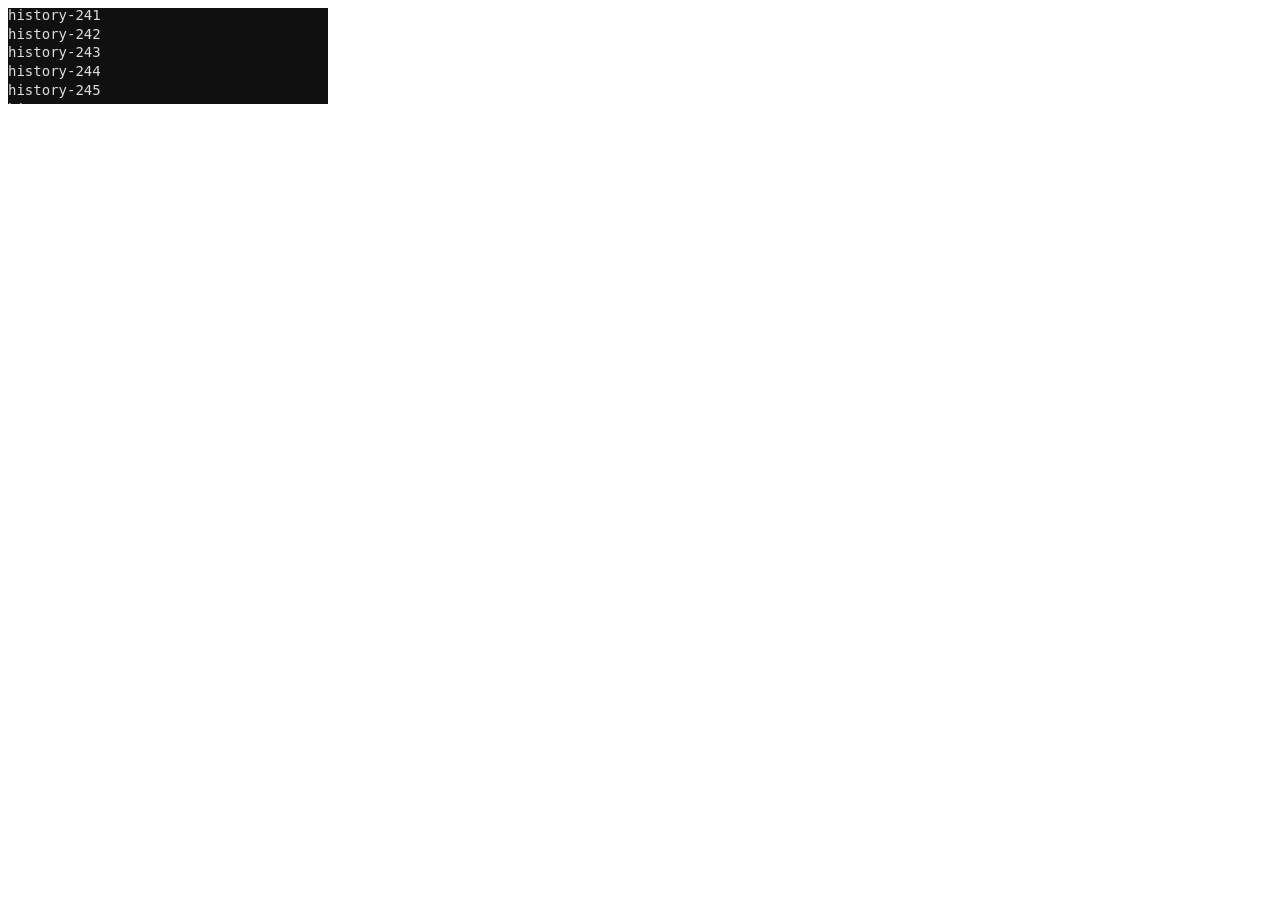
<file: web/testdata/terminal-composer.html>
<!doctype html>
<html lang="en">
<meta charset="utf-8">
<title>Terminal composer renderer test</title>
<style>
    #output { position: relative; width: 320px; height: 96px; overflow: auto; overflow-anchor: none; }
    #lines { position: absolute; top: 0; left: 0; width: max-content; min-width: 100%; overflow-anchor: none; }
    .terminal-composer-line { white-space: pre; }
</style>
<body data-result="pending">
<div id="output"><div id="top"></div><div id="lines"></div><div id="bottom"></div></div>
<script src="../vendor/xterm/xterm.min.js"></script>
<script src="../js/terminal-composer.js"></script>
<script>
(function() {
    'use strict';

    const settings = {
        foreground: '#dddddd',
        background: '#101010',
        cursor: '#ffffff',
        cursorBlink: false,
        fontFamily: 'monospace',
        fontSize: 14,
        ansi: {
            black: '#000000', red: '#aa0000', green: '#00aa00', yellow: '#aa5500',
            blue: '#0000aa', magenta: '#aa00aa', cyan: '#00aaaa', white: '#aaaaaa',
            brightBlack: '#555555', brightRed: '#ff5555', brightGreen: '#55ff55',
            brightYellow: '#ffff55', brightBlue: '#5555ff', brightMagenta: '#ff55ff',
            brightCyan: '#55ffff', brightWhite: '#ffffff'
        }
    };

    function cell(chars, foreground, bold) {
        return {
            getChars: function() { return chars; },
            getWidth: function() { return 1; },
            getFgColor: function() { return foreground == null ? 0 : foreground; },
            getBgColor: function() { return 0; },
            isFgDefault: function() { return foreground == null; },
            isFgRGB: function() { return false; },
            isFgPalette: function() { return foreground != null; },
            isBgDefault: function() { return true; },
            isBgRGB: function() { return false; },
            isBgPalette: function() { return false; },
            isBold: function() { return Boolean(bold); },
            isDim: function() { return false; },
            isItalic: function() { return false; },
            isUnderline: function() { return false; },
            isBlink: function() { return false; },
            isInverse: function() { return false; },
            isInvisible: function() { return false; },
            isStrikethrough: function() { return false; },
            isOverline: function() { return false; }
        };
    }

    function line(cells) {
        return {
            length: cells.length,
            getCell: function(index) { return cells[index]; }
        };
    }

    const bufferLines = [
        line([cell('R', 1, true), cell('e', 1, true), cell('d', 1, true)]),
        line([cell('$'), cell(' ')])
    ];
    const terminal = {
        buffer: {
            active: {
                length: bufferLines.length,
                baseY: 0,
                cursorY: 1,
                cursorX: 1,
                getLine: function(index) { return bufferLines[index]; }
            },
            onBufferChange: function() { return { dispose: function() {} }; }
        },
        onWriteParsed: function() { return { dispose: function() {} }; },
        onResize: function() { return { dispose: function() {} }; }
    };
    const output = document.getElementById('output');
    const lines = document.getElementById('lines');
    const renderer = window.RoamBenchTerminalComposer.createRenderer({
        term: terminal,
        output: output,
        linesHost: lines,
        topSpacer: document.getElementById('top'),
        bottomSpacer: document.getElementById('bottom'),
        getSettings: function() { return settings; },
        isActive: function() { return true; },
        window: window
    });

    renderer.setActive(true);
    renderer.render(true);

    const firstRun = lines.querySelector('.terminal-composer-run');
    const initialPassed = lines.children.length === 2 &&
        lines.textContent.indexOf('Red') !== -1 &&
        firstRun && firstRun.style.color === 'rgb(255, 85, 85)' &&
        Boolean(lines.querySelector('.terminal-composer-run-cursor'));
    const historyTerminal = new Terminal({
        cols: 40,
        rows: 2,
        scrollback: 600,
        convertEol: true,
        cursorBlink: false,
        disableStdin: true
    });

    const capturedRows = Array.from({ length: 500 }, function(_, index) {
        const label = index === 0 ? 'oldest' : 'history-' + String(index).padStart(3, '0');
        const content = index === 0 ? '\x1b[31m' + label + '\x1b[0m' : label;
        return content + ' '.repeat(40 - label.length);
    }).join('\n');

    historyTerminal.write(capturedRows, function() {
        renderer.setTerminal(historyTerminal, { showCursor: false });
        renderer.followOutput = false;
        output.scrollTop = 0;
        renderer.render(true);

        const historyPassed = historyTerminal.buffer.active.length === 500 &&
            lines.textContent.indexOf('oldest') !== -1 &&
            !lines.querySelector('.terminal-composer-run-cursor');
        const stableSurfaceHeight = document.getElementById('top').style.height;
        const middleScrollTop = Math.floor((output.scrollHeight - output.clientHeight) / 2);
        const scrollTargets = [middleScrollTop, middleScrollTop - 700, middleScrollTop + 350, middleScrollTop - 120];
        const positionsPassed = scrollTargets.every(function(targetScrollTop) {
            output.scrollTop = targetScrollTop;
            renderer.handleScroll();
            renderer.render(true);
            return Math.abs(output.scrollTop - targetScrollTop) <= 1;
        });

        const stableScrollPassed = positionsPassed &&
            document.getElementById('top').style.height === stableSurfaceHeight &&
            document.getElementById('bottom').style.height === '0px' &&
            parseFloat(lines.style.top) > 0;

        document.body.dataset.result = initialPassed && historyPassed && stableScrollPassed ? 'pass' : 'fail';
        renderer.dispose();
        historyTerminal.dispose();
    });
}());
</script>
</body>
</html>
</file>
